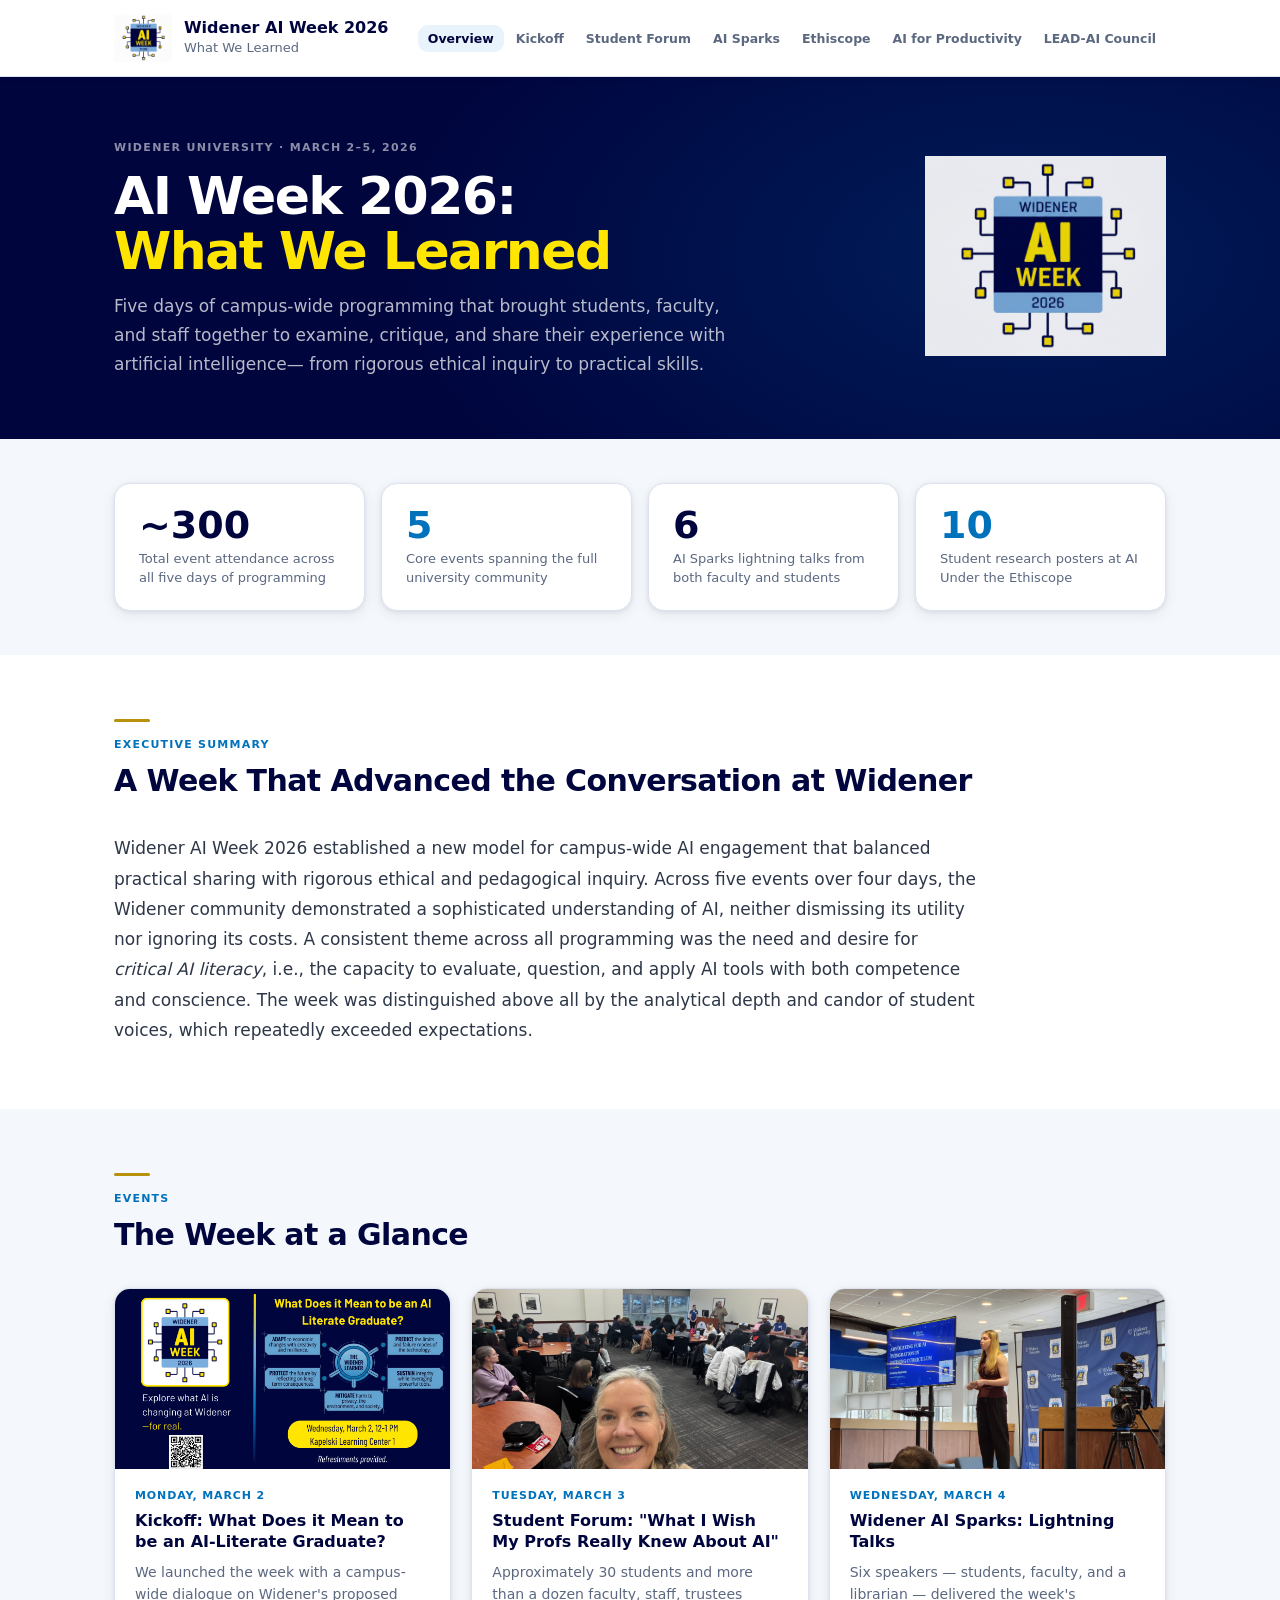
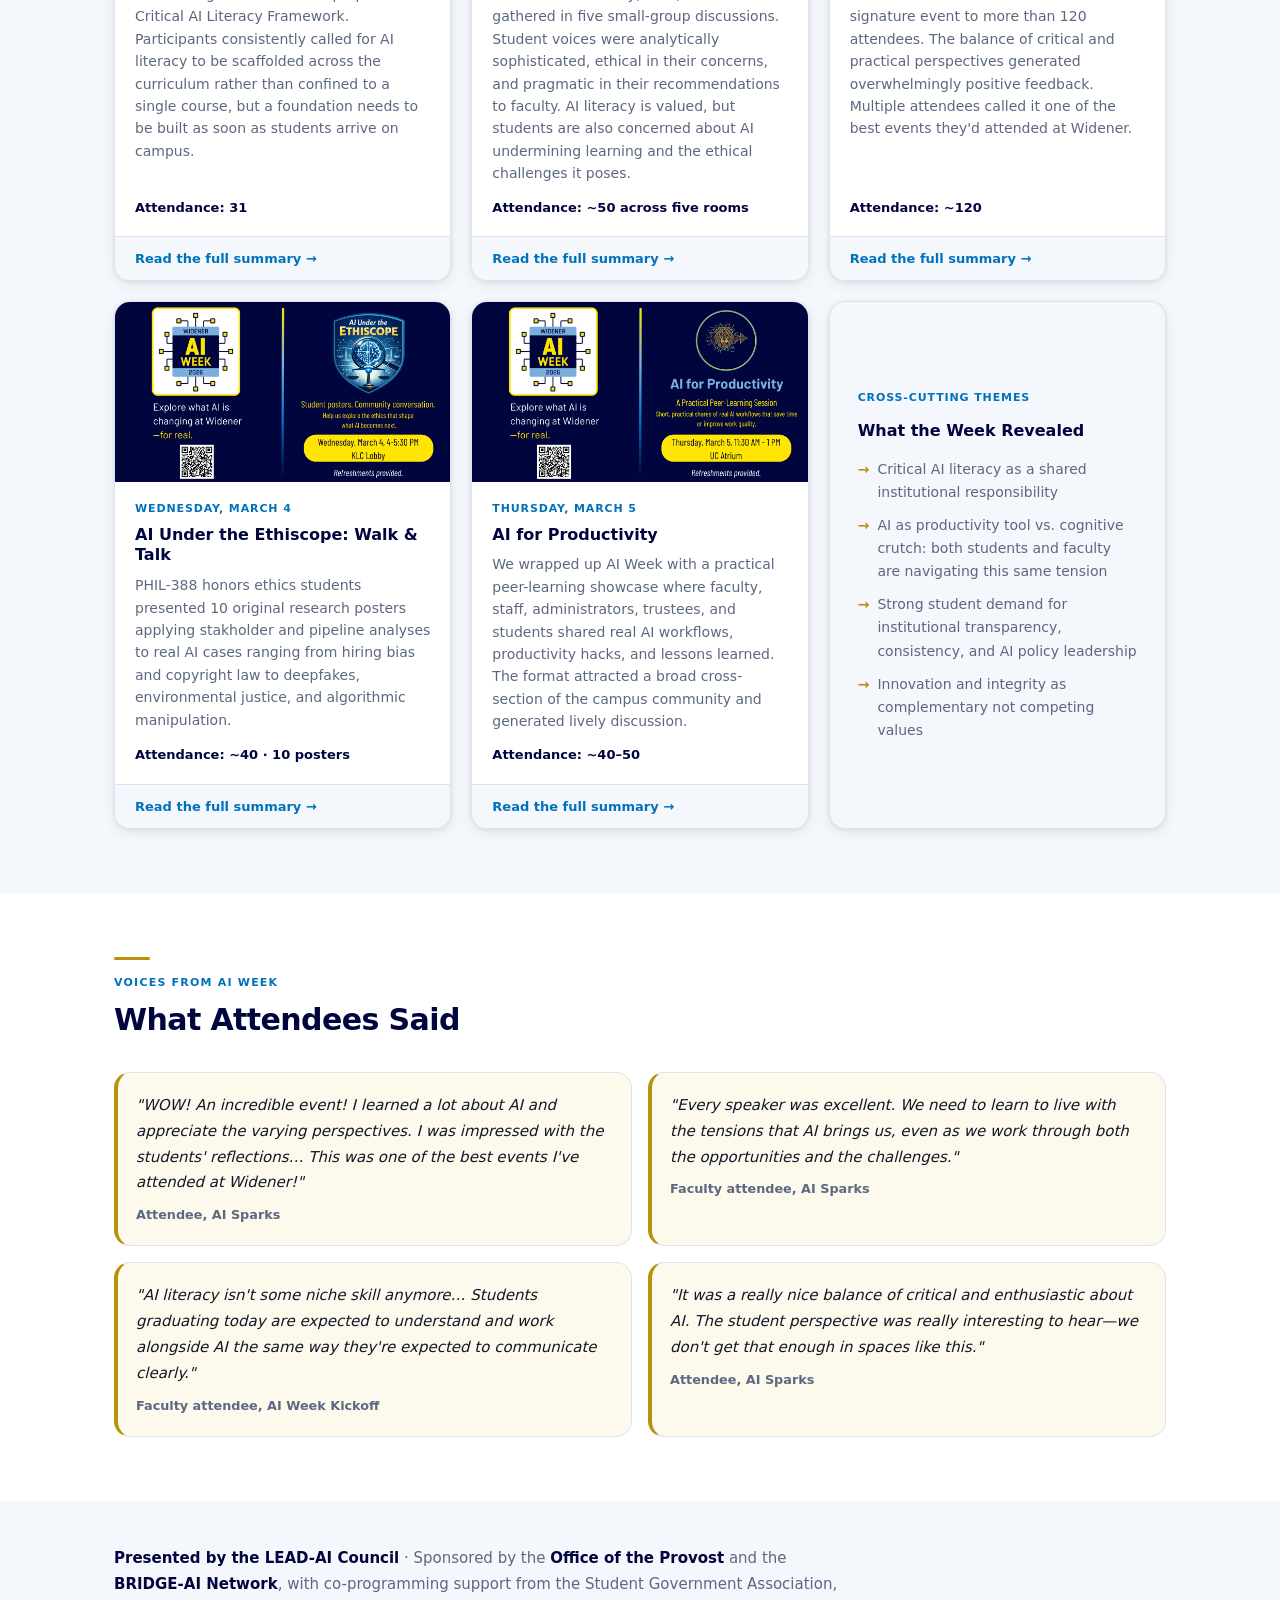
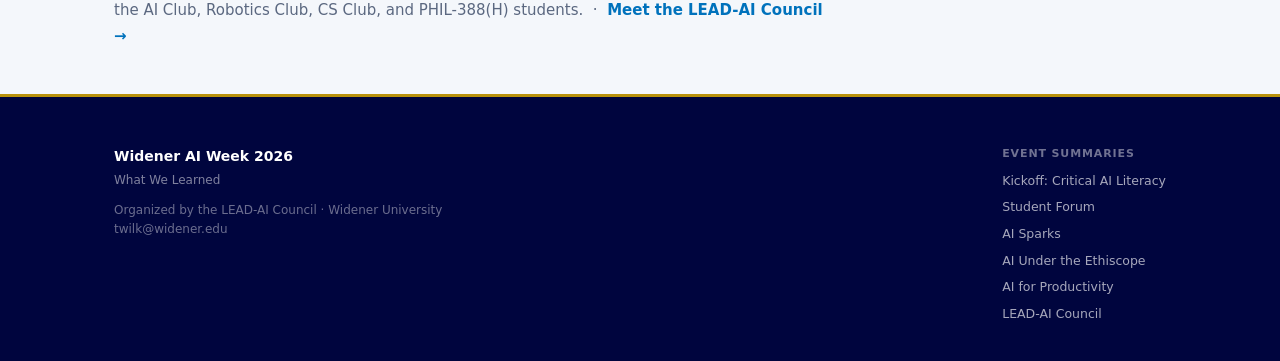
<file: index.html>
<!DOCTYPE html>
<html lang="en">
<head>
  <meta charset="UTF-8"/>
  <meta name="viewport" content="width=device-width, initial-scale=1.0"/>
  <title>AI Week 2026 — What We Learned | Widener University</title>
  <link rel="stylesheet" href="style.css"/>
  <link rel="icon" type="image/png" href="images/AIWeek2026Logo.png"/>
</head>
<body>

<header class="site-header">
  <div class="wrap header-inner">
    <a class="logo-link" href="index.html">
      <img src="images/AIWeek2026Logo.png" alt="Widener AI Week 2026"/>
      <div class="logo-text-block">
        <div class="site-title">Widener AI Week 2026</div>
        <div class="site-sub">What We Learned</div>
      </div>
    </a>
    <button class="nav-toggle" aria-label="Toggle navigation" onclick="this.closest('.site-header').querySelector('.site-nav').classList.toggle('open')">&#9776;</button>
    <nav class="site-nav">
      <ul>
        <li><a href="index.html" class="active">Overview</a></li>
        <li><a href="kickoff.html">Kickoff</a></li>
        <li><a href="student-forum.html">Student Forum</a></li>
        <li><a href="ai-sparks.html">AI Sparks</a></li>
        <li><a href="ethiscope.html">Ethiscope</a></li>
        <li><a href="productivity.html">AI for Productivity</a></li>
        <li><a href="lead-ai.html">LEAD-AI Council</a></li>
      </ul>
    </nav>
  </div>
</header>

<!-- HERO -->
<div class="index-hero">
  <div class="wrap index-hero-inner">
    <div>
      <span class="hero-eyebrow-label">Widener University · March 2–5, 2026</span>
      <h1>AI Week 2026:<br/><span class="gold">What We Learned</span></h1>
      <p class="lead">
        Five days of campus-wide programming that brought students, faculty, and staff together
        to examine, critique, and share their experience with artificial intelligence—
        from rigorous ethical inquiry to practical skills.
      </p>
    </div>
    <img class="index-hero-logo" src="images/AIWeek2026Logo.png" alt="AI Week 2026"/>
  </div>
</div>

<!-- STATS -->
<section class="section-alt" style="padding: 44px 0;">
  <div class="wrap">
    <div class="stat-strip">
      <div class="stat-box">
        <div class="num">~300</div>
        <div class="lbl">Total event attendance across all five days of programming</div>
      </div>
      <div class="stat-box">
        <div class="num blue">5</div>
        <div class="lbl">Core events spanning the full university community</div>
      </div>
      <div class="stat-box">
        <div class="num">6</div>
        <div class="lbl">AI Sparks lightning talks from both faculty and students</div>
      </div>
      <div class="stat-box">
        <div class="num blue">10</div>
        <div class="lbl">Student research posters at AI Under the Ethiscope</div>
      </div>
    </div>
  </div>
</section>

<!-- EXECUTIVE SUMMARY -->
<section>
  <div class="wrap">
    <div class="sh">
      <div class="gold-rule"></div>
      <span class="sh-label">Executive Summary</span>
      <h2>A Week That Advanced the Conversation at Widener</h2>
    </div>
    <p style="font-size: 1.0625rem; line-height: 1.78; color: #2D3748; max-width: 80ch;">
      Widener AI Week 2026 established a new model for campus-wide AI engagement that balanced practical
      sharing with rigorous ethical and pedagogical inquiry. Across five events over four days, the Widener community
      demonstrated a sophisticated understanding of AI, neither dismissing its utility nor ignoring its costs.
      A consistent theme across all programming was the need and desire for <em>critical AI literacy</em>, i.e., the capacity to evaluate,
      question, and apply AI tools with both competence and conscience. The week was distinguished above all
      by the analytical depth and candor of student voices, which repeatedly exceeded expectations.
    </p>
  </div>
</section>

<!-- EVENTS -->
<section class="section-alt">
  <div class="wrap">
    <div class="sh">
      <div class="gold-rule"></div>
      <span class="sh-label">Events</span>
      <h2>The Week at a Glance</h2>
    </div>

    <div class="events-grid">

      <a href="kickoff.html" class="event-card">
        <div class="event-card-img">
          <img src="graphics/kickoff.png" alt="AI Week Kickoff"/>
        </div>
        <div class="event-card-body">
          <div class="ev-date">Monday, March 2</div>
          <h3>Kickoff: What Does it Mean to be an AI-Literate Graduate?</h3>
          <p>We launched the week with a campus-wide dialogue on Widener's proposed Critical AI Literacy
          Framework. Participants consistently called for AI literacy to be scaffolded across the curriculum rather than
          confined to a single course, but a foundation needs to be built as soon as students arrive on campus.</p>
          <div class="ev-att">Attendance: 31</div>
        </div>
        <div class="event-card-cta">Read the full summary →</div>
      </a>

      <a href="student-forum.html" class="event-card">
        <div class="event-card-img">
          <img src="photos/forum-hero.jpg" alt="Student Forum"/>
        </div>
        <div class="event-card-body">
          <div class="ev-date">Tuesday, March 3</div>
          <h3>Student Forum: "What I Wish My Profs Really Knew About AI"</h3>
          <p>Approximately 30 students and more than a dozen faculty, staff, trustees gathered in five small-group discussions.
          Student voices were analytically sophisticated, ethical in their concerns, and pragmatic in their
          recommendations to faculty. AI literacy is valued, but students are also concerned about AI undermining learning and the ethical challenges it poses.</p>
          <div class="ev-att">Attendance: ~50 across five rooms</div>
        </div>
        <div class="event-card-cta">Read the full summary →</div>
      </a>

      <a href="ai-sparks.html" class="event-card">
        <div class="event-card-img">
          <img src="photos/sparks-hero.jpg" alt="AI Sparks"/>
        </div>
        <div class="event-card-body">
          <div class="ev-date">Wednesday, March 4</div>
          <h3>Widener AI Sparks: Lightning Talks</h3>
          <p>Six speakers — students, faculty, and a librarian — delivered the week's signature event to more than
          120 attendees. The balance of critical and practical perspectives generated overwhelmingly positive
          feedback. Multiple attendees called it one of the best events they'd attended at Widener.</p>
          <div class="ev-att">Attendance: ~120</div>
        </div>
        <div class="event-card-cta">Read the full summary →</div>
      </a>

      <a href="ethiscope.html" class="event-card">
        <div class="event-card-img">
          <img src="graphics/ethiscope.png" alt="AI Under the Ethiscope"/>
        </div>
        <div class="event-card-body">
          <div class="ev-date">Wednesday, March 4</div>
          <h3>AI Under the Ethiscope: Walk &amp; Talk</h3>
          <p>PHIL-388 honors ethics students presented 10 original research posters applying stakholder and pipeline analyses
           to real AI cases ranging from hiring bias and copyright law to deepfakes, environmental justice,
          and algorithmic manipulation.</p>
          <div class="ev-att">Attendance: ~40 · 10 posters</div>
        </div>
        <div class="event-card-cta">Read the full summary →</div>
      </a>

      <a href="productivity.html" class="event-card">
        <div class="event-card-img">
          <img src="graphics/productivity.png" alt="AI for Productivity"/>
        </div>
        <div class="event-card-body">
          <div class="ev-date">Thursday, March 5</div>
          <h3>AI for Productivity</h3>
          <p>We wrapped up AI Week with a practical peer-learning showcase where faculty, staff, administrators, trustees, and students shared real AI
          workflows, productivity hacks, and lessons learned. The format attracted a broad cross-section
          of the campus community and generated lively discussion.</p>  
          <div class="ev-att">Attendance: ~40–50</div>
        </div>
        <div class="event-card-cta">Read the full summary →</div>
      </a>

      <div class="event-card" style="background: #F4F7FB; cursor: default;">
        <div class="event-card-body" style="justify-content: center; padding: 28px;">
          <div class="ev-date" style="margin-bottom: 14px;">Cross-Cutting Themes</div>
          <h3 style="margin-bottom: 16px; font-size: 1rem;">What the Week Revealed</h3>
          <ul style="list-style: none; display: grid; gap: 10px;">
            <li style="font-size: .875rem; color: #5B6880; display: flex; gap: 8px;">
              <span style="color: #B8920C; font-weight: 900; flex-shrink: 0;">→</span>
              Critical AI literacy as a shared institutional responsibility
            </li>
            <li style="font-size: .875rem; color: #5B6880; display: flex; gap: 8px;">
              <span style="color: #B8920C; font-weight: 900; flex-shrink: 0;">→</span>
              AI as productivity tool vs. cognitive crutch: both students and faculty are navigating this same tension
            </li>
            <li style="font-size: .875rem; color: #5B6880; display: flex; gap: 8px;">
              <span style="color: #B8920C; font-weight: 900; flex-shrink: 0;">→</span>
              Strong student demand for institutional transparency, consistency, and AI policy leadership
            </li>
            <li style="font-size: .875rem; color: #5B6880; display: flex; gap: 8px;">
              <span style="color: #B8920C; font-weight: 900; flex-shrink: 0;">→</span>
              Innovation and integrity as complementary not competing values
            </li>
          </ul>
        </div>
      </div>

    </div>
  </div>
</section>

<!-- FEEDBACK QUOTES -->
<section>
  <div class="wrap">
    <div class="sh">
      <div class="gold-rule"></div>
      <span class="sh-label">Voices from AI Week</span>
      <h2>What Attendees Said</h2>
    </div>
    <div class="quotes-grid">
      <div class="qcard">
        <blockquote>"WOW! An incredible event! I learned a lot about AI and appreciate the varying perspectives. I was impressed with the students' reflections… This was one of the best events I've attended at Widener!"</blockquote>
        <div class="attr">Attendee, AI Sparks</div>
      </div>
      <div class="qcard">
        <blockquote>"Every speaker was excellent. We need to learn to live with the tensions that AI brings us, even as we work through both the opportunities and the challenges."</blockquote>
        <div class="attr">Faculty attendee, AI Sparks</div>
      </div>
      <div class="qcard">
        <blockquote>"AI literacy isn't some niche skill anymore… Students graduating today are expected to understand and work alongside AI the same way they're expected to communicate clearly."</blockquote>
        <div class="attr">Faculty attendee, AI Week Kickoff</div>
      </div>
      <div class="qcard">
        <blockquote>"It was a really nice balance of critical and enthusiastic about AI. The student perspective was really interesting to hear—we don't get that enough in spaces like this."</blockquote>
        <div class="attr">Attendee, AI Sparks</div>
      </div>
    </div>
  </div>
</section>

<!-- SPONSORS -->
<section class="section-alt" style="padding: 44px 0;">
  <div class="wrap">
    <p style="font-size: .9375rem; color: var(--muted); max-width: 76ch; line-height: 1.75;">
      <strong style="color: var(--navy);">Presented by the LEAD-AI Council</strong> · Sponsored by the
      <strong style="color: var(--navy);">Office of the Provost</strong> and the
      <strong style="color: var(--navy);">BRIDGE-AI Network</strong>, with co-programming support from the
      Student Government Association, the AI Club, Robotics Club, CS Club, and PHIL-388(H) students.
      &nbsp;·&nbsp; <a href="lead-ai.html" style="color: var(--blue); font-weight: 700;">Meet the LEAD-AI Council →</a>
    </p>
  </div>
</section>

<footer class="site-footer">
  <div class="wrap footer-inner">
    <div class="footer-brand">
      <div class="title">Widener AI Week 2026</div>
      <div class="sub">What We Learned</div>
      <div class="footer-fine">Organized by the LEAD-AI Council · Widener University<br/>twilk@widener.edu</div>
    </div>
    <nav class="footer-nav">
      <strong>Event Summaries</strong>
      <a href="kickoff.html">Kickoff: Critical AI Literacy</a>
      <a href="student-forum.html">Student Forum</a>
      <a href="ai-sparks.html">AI Sparks</a>
      <a href="ethiscope.html">AI Under the Ethiscope</a>
      <a href="productivity.html">AI for Productivity</a>
      <a href="lead-ai.html">LEAD-AI Council</a>
    </nav>
  </div>
</footer>

</body>
</html>
</file>
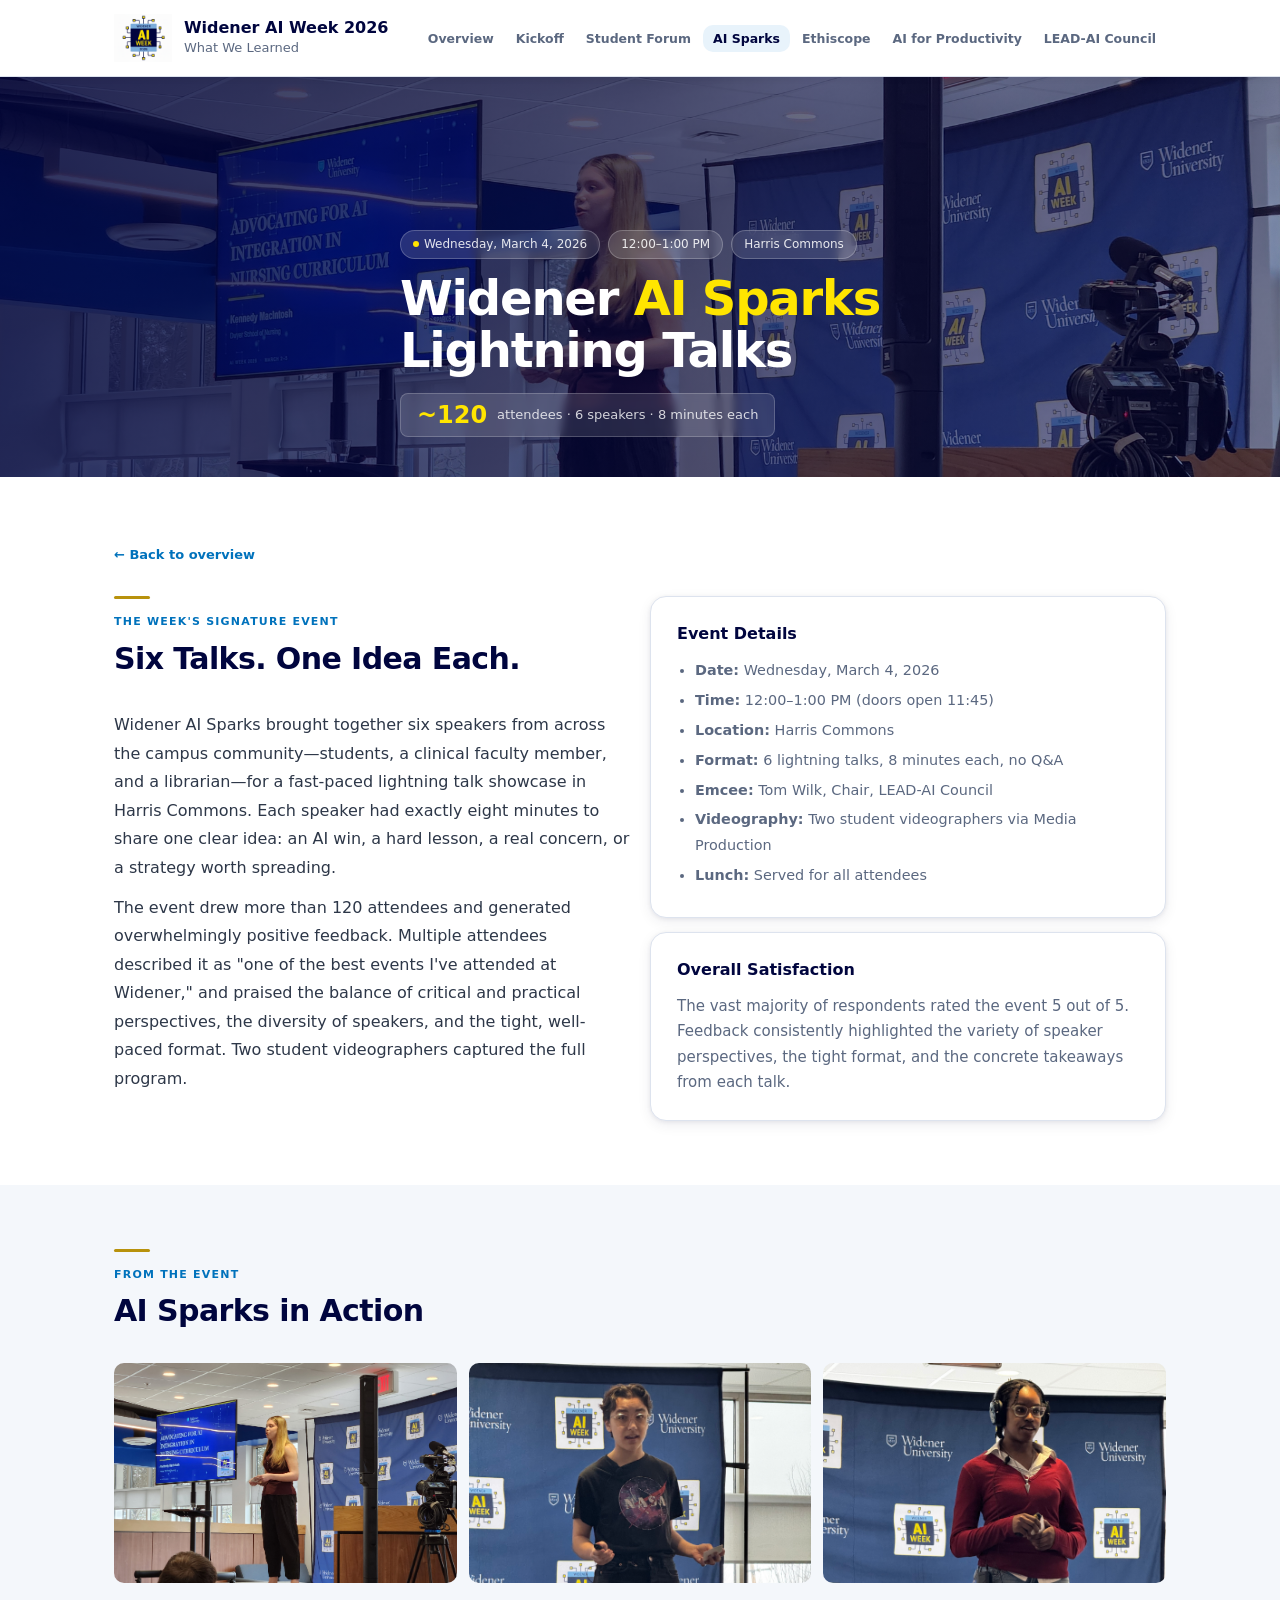
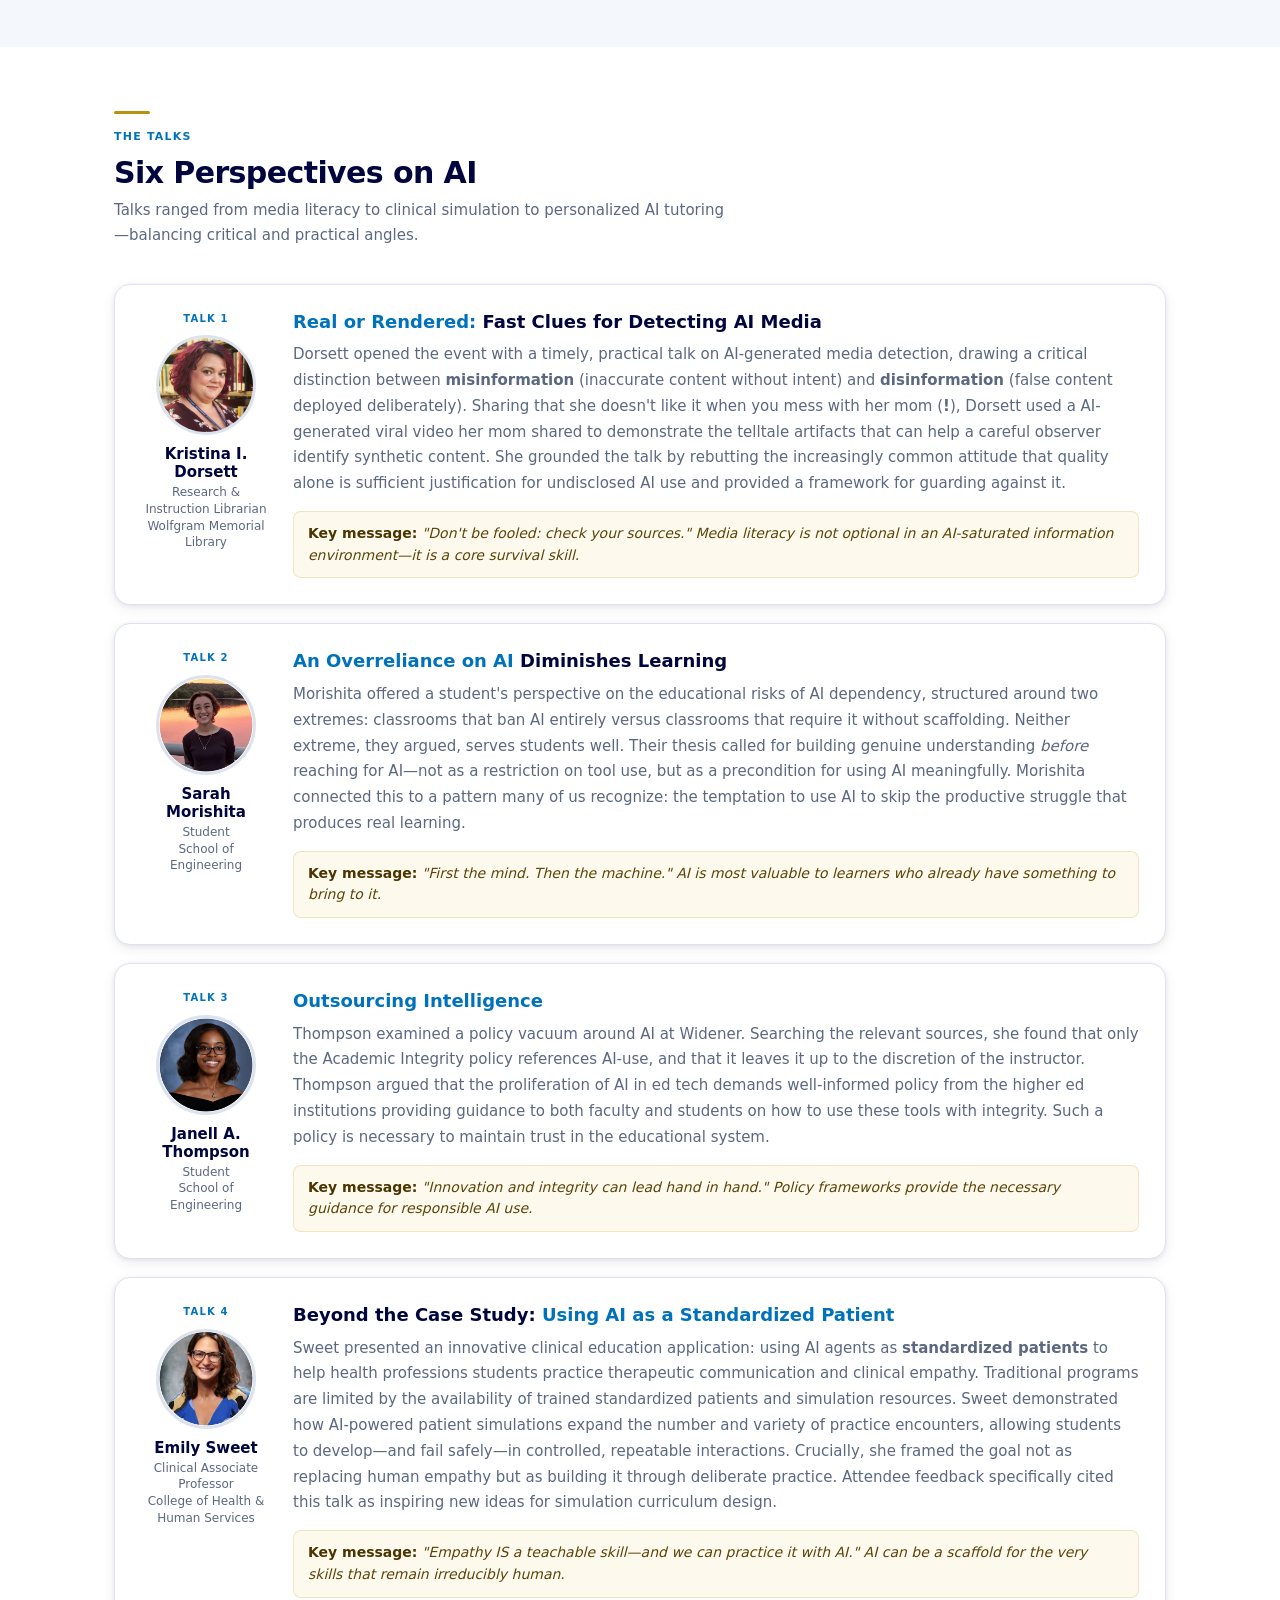
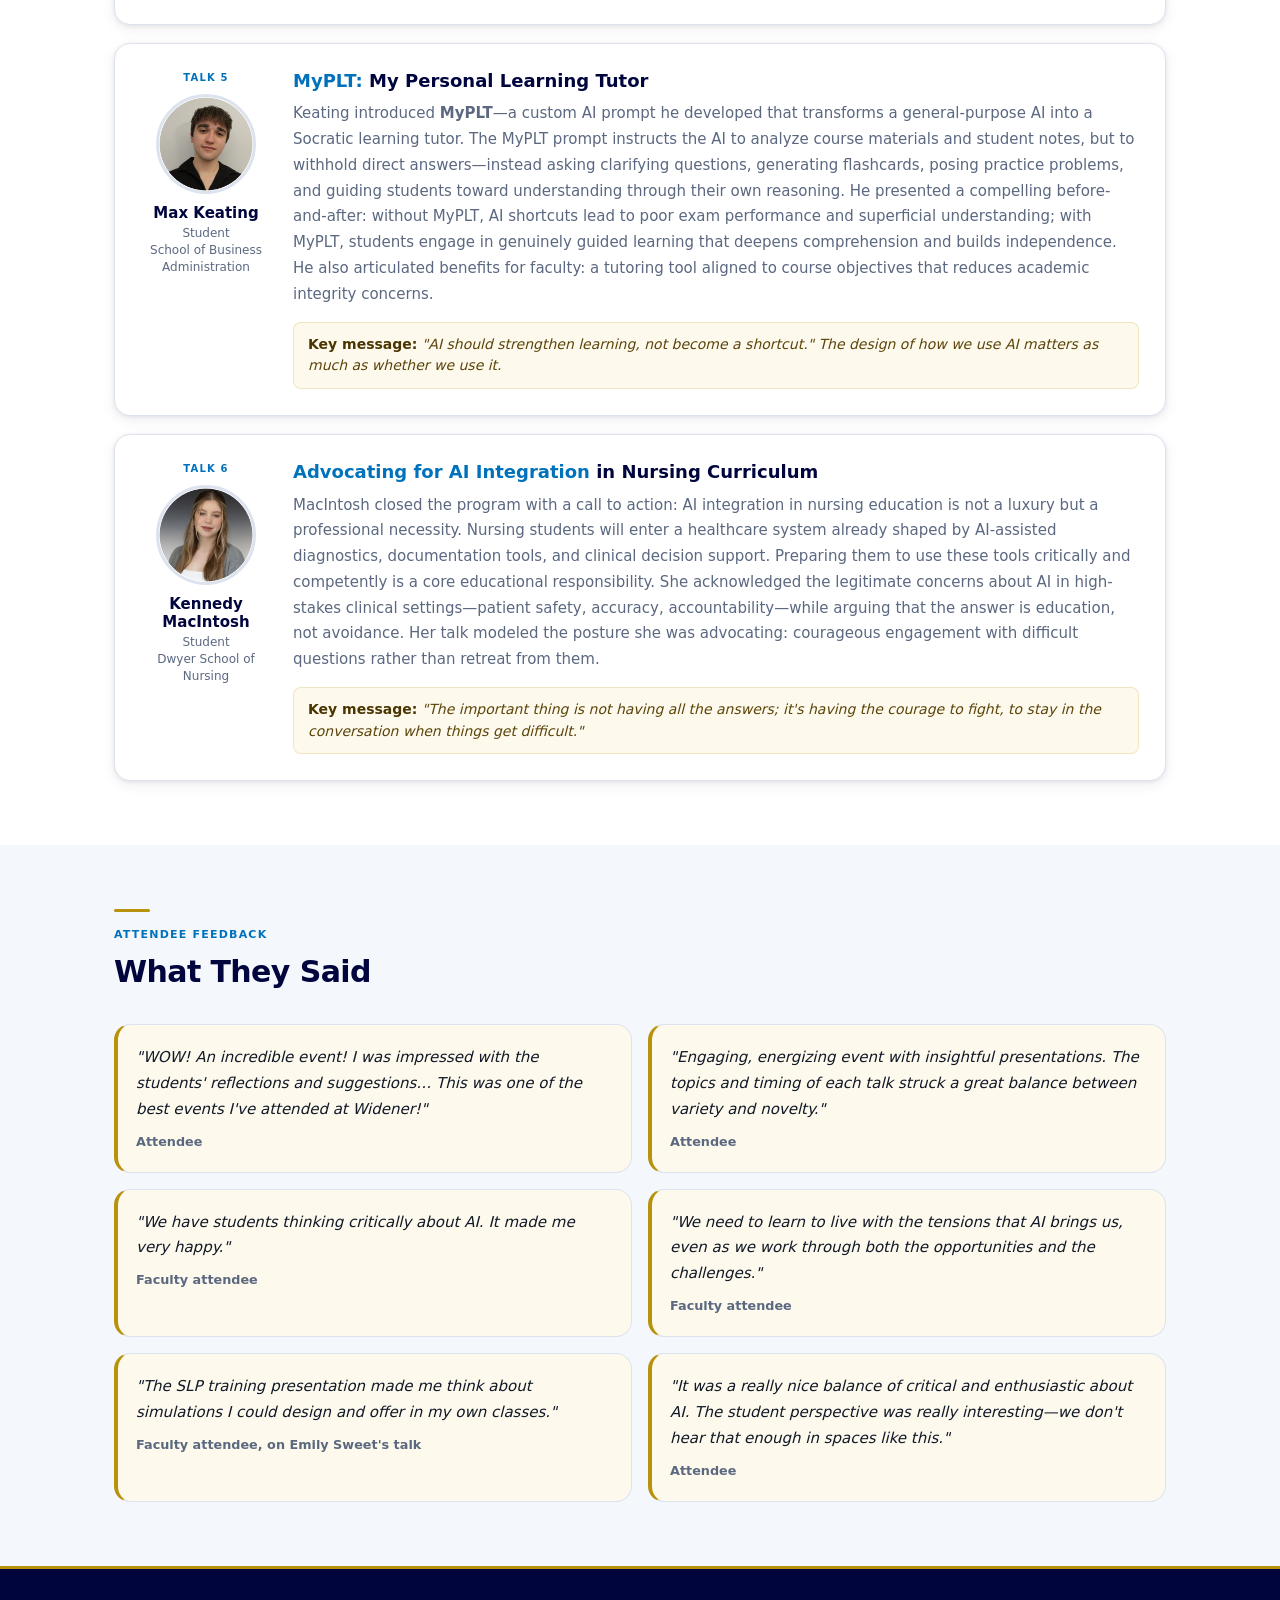
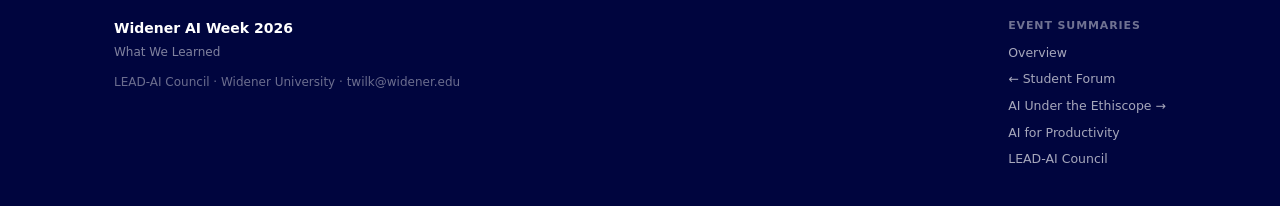
<file: ai-sparks.html>
<!DOCTYPE html>
<html lang="en">
<head>
  <meta charset="UTF-8"/>
  <meta name="viewport" content="width=device-width, initial-scale=1.0"/>
  <title>Widener AI Sparks | Widener AI Week 2026</title>
  <link rel="stylesheet" href="style.css"/>
  <link rel="icon" type="image/png" href="images/AIWeek2026Logo.png"/>
</head>
<body>

<header class="site-header">
  <div class="wrap header-inner">
    <a class="logo-link" href="index.html">
      <img src="images/AIWeek2026Logo.png" alt="Widener AI Week 2026"/>
      <div class="logo-text-block">
        <div class="site-title">Widener AI Week 2026</div>
        <div class="site-sub">What We Learned</div>
      </div>
    </a>
    <button class="nav-toggle" aria-label="Toggle navigation" onclick="this.closest('.site-header').querySelector('.site-nav').classList.toggle('open')">&#9776;</button>
    <nav class="site-nav">
      <ul>
        <li><a href="index.html">Overview</a></li>
        <li><a href="kickoff.html">Kickoff</a></li>
        <li><a href="student-forum.html">Student Forum</a></li>
        <li><a href="ai-sparks.html" class="active">AI Sparks</a></li>
        <li><a href="ethiscope.html">Ethiscope</a></li>
        <li><a href="productivity.html">AI for Productivity</a></li>
        <li><a href="lead-ai.html">LEAD-AI Council</a></li>
      </ul>
    </nav>
  </div>
</header>

<!-- HERO -->
<div class="page-hero">
  <img class="page-hero-img" src="photos/sparks-hero.jpg" alt="Widener AI Sparks"/>
  <div class="page-hero-overlay"></div>
  <div class="page-hero-content">
    <div class="wrap">
      <div class="hero-chips">
        <span class="hero-chip"><span class="dot"></span>Wednesday, March 4, 2026</span>
        <span class="hero-chip">12:00–1:00 PM</span>
        <span class="hero-chip">Harris Commons</span>
      </div>
      <h1>Widener <span class="gold">AI Sparks</span><br/>Lightning Talks</h1>
      <div class="hero-att">
        <span class="num">~120</span>
        <span class="label">attendees · 6 speakers · 8 minutes each</span>
      </div>
    </div>
  </div>
</div>

<!-- ABOUT -->
<section>
  <div class="wrap">
    <a class="back-link" href="index.html">← Back to overview</a>
    <div style="height: 28px;"></div>
    <div class="two-col">
      <div>
        <div class="sh">
          <div class="gold-rule"></div>
          <span class="sh-label">The Week's Signature Event</span>
          <h2>Six Talks. One Idea Each.</h2>
        </div>
        <p style="font-size: 1rem; line-height: 1.78; color: #2D3748;">
          Widener AI Sparks brought together six speakers from across the campus community—students,
          a clinical faculty member, and a librarian—for a fast-paced lightning talk showcase in
          Harris Commons. Each speaker had exactly eight minutes to share one clear idea: an AI win,
          a hard lesson, a real concern, or a strategy worth spreading.
        </p>
        <p style="font-size: 1rem; line-height: 1.78; color: #2D3748; margin-top: 12px;">
          The event drew more than 120 attendees and generated overwhelmingly positive feedback.
          Multiple attendees described it as "one of the best events I've attended at Widener,"
          and praised the balance of critical and practical perspectives, the diversity of speakers,
          and the tight, well-paced format. Two student videographers captured the full program.
        </p>
      </div>
      <div>
        <div class="panel">
          <h4>Event Details</h4>
          <ul>
            <li><strong>Date:</strong> Wednesday, March 4, 2026</li>
            <li><strong>Time:</strong> 12:00–1:00 PM (doors open 11:45)</li>
            <li><strong>Location:</strong> Harris Commons</li>
            <li><strong>Format:</strong> 6 lightning talks, 8 minutes each, no Q&amp;A</li>
            <li><strong>Emcee:</strong> Tom Wilk, Chair, LEAD-AI Council</li>
            <li><strong>Videography:</strong> Two student videographers via Media Production</li>
            <li><strong>Lunch:</strong> Served for all attendees</li>
          </ul>
        </div>
        <div style="margin-top: 14px;" class="panel" style="background: var(--bg-alt);">
          <h4>Overall Satisfaction</h4>
          <p>The vast majority of respondents rated the event 5 out of 5. Feedback consistently highlighted the variety of speaker perspectives, the tight format, and the concrete takeaways from each talk.</p>
        </div>
      </div>
    </div>
  </div>
</section>

<!-- EVENT PHOTOS -->
<section class="section-alt">
  <div class="wrap">
    <div class="sh">
      <div class="gold-rule"></div>
      <span class="sh-label">From the Event</span>
      <h2>AI Sparks in Action</h2>
    </div>
    <div style="display: grid; grid-template-columns: 1fr 1fr 1fr; gap: 12px;">
      <img src="photos/sparks-hero.jpg" alt="Kennedy MacIntosh presenting at AI Sparks" style="border-radius: var(--radius); height: 220px; width: 100%; object-fit: cover; object-position: center top;"/>
      <img src="photos/sparks-3.jpg" alt="Student speaker at AI Sparks" style="border-radius: var(--radius); height: 220px; width: 100%; object-fit: cover; object-position: center top;"/>
      <img src="photos/sparks-4.jpg" alt="AI Sparks speaker at step-and-repeat" style="border-radius: var(--radius); height: 220px; width: 100%; object-fit: cover; object-position: center top;"/>
    </div>
  </div>
</section>

<!-- SPEAKERS -->
<section>
  <div class="wrap">
    <div class="sh">
      <div class="gold-rule"></div>
      <span class="sh-label">The Talks</span>
      <h2>Six Perspectives on AI</h2>
      <p>Talks ranged from media literacy to clinical simulation to personalized AI tutoring—balancing critical and practical angles.</p>
    </div>
    <div class="speaker-list">

      <div class="spk-card">
        <div class="spk-left">
          <div class="spk-talk-num">Talk 1</div>
          <img class="spk-photo" src="photos/Dorsett.jpg" alt="Kristina Dorsett"/>
          <div class="spk-name">Kristina I. Dorsett</div>
          <div class="spk-role">Research &amp; Instruction Librarian<br/>Wolfgram Memorial Library</div>
        </div>
        <div class="spk-body">
          <div class="spk-title"><em>Real or Rendered:</em> Fast Clues for Detecting AI Media</div>
          <p>Dorsett opened the event with a timely, practical talk on AI-generated media detection, drawing a critical distinction between <strong>misinformation</strong> (inaccurate content without intent) and <strong>disinformation</strong> (false content deployed deliberately). Sharing that she doesn't like it when you mess with her mom (<strong>!</strong>), Dorsett used a AI-generated viral video her mom shared to demonstrate the telltale artifacts that can help a careful observer identify synthetic content. She grounded the talk by rebutting the increasingly common attitude that quality alone is sufficient justification for undisclosed AI use and provided a framework for guarding against it.</p>          <div class="key-msg"><strong>Key message:</strong> "Don't be fooled: check your sources." Media literacy is not optional in an AI-saturated information environment—it is a core survival skill.</div>
        </div>
      </div>

      <div class="spk-card">
        <div class="spk-left">
          <div class="spk-talk-num">Talk 2</div>
          <img class="spk-photo" src="photos/Morishita.png" alt="Sarah Morishita"/>
          <div class="spk-name">Sarah Morishita</div>
          <div class="spk-role">Student<br/>School of Engineering</div>
        </div>
        <div class="spk-body">
          <div class="spk-title"><em>An Overreliance on AI</em> Diminishes Learning</div>
          <p>Morishita offered a student's perspective on the educational risks of AI dependency, structured around two extremes: classrooms that ban AI entirely versus classrooms that require it without scaffolding. Neither extreme, they argued, serves students well. Their thesis called for building genuine understanding <em>before</em> reaching for AI—not as a restriction on tool use, but as a precondition for using AI meaningfully. Morishita connected this to a pattern many of us recognize: the temptation to use AI to skip the productive struggle that produces real learning.</p>
                    <div class="key-msg"><strong>Key message:</strong> "First the mind. Then the machine." AI is most valuable to learners who already have something to bring to it.</div>
        </div>
      </div>

      <div class="spk-card">
        <div class="spk-left">
          <div class="spk-talk-num">Talk 3</div>
          <img class="spk-photo" src="photos/Thompson.png" alt="Janell Thompson"/>
          <div class="spk-name">Janell A. Thompson</div>
          <div class="spk-role">Student<br/>School of Engineering</div>
        </div>
        <div class="spk-body">
          <div class="spk-title"><em>Outsourcing Intelligence</em></div>
          <p>Thompson examined a policy vacuum around AI at Widener. Searching the relevant sources, she found that only the Academic Integrity policy references AI-use, and that it leaves it up to the discretion of the instructor. Thompson argued that the proliferation of AI in ed tech demands well-informed policy from the higher ed institutions providing guidance to both faculty and students on how to use these tools with integrity. Such a policy is necessary to maintain trust in the educational system.</p>
          <div class="key-msg"><strong>Key message:</strong> "Innovation and integrity can lead hand in hand." Policy frameworks provide the necessary guidance for responsible AI use.</div>
        </div>
      </div>

      <div class="spk-card">
        <div class="spk-left">
          <div class="spk-talk-num">Talk 4</div>
          <img class="spk-photo" src="photos/Sweet.png" alt="Emily Sweet"/>
          <div class="spk-name">Emily Sweet</div>
          <div class="spk-role">Clinical Associate Professor<br/>College of Health &amp; Human Services</div>
        </div>
        <div class="spk-body">
          <div class="spk-title">Beyond the Case Study: <em>Using AI as a Standardized Patient</em></div>
          <p>Sweet presented an innovative clinical education application: using AI agents as <strong>standardized patients</strong> to help health professions students practice therapeutic communication and clinical empathy. Traditional programs are limited by the availability of trained standardized patients and simulation resources. Sweet demonstrated how AI-powered patient simulations expand the number and variety of practice encounters, allowing students to develop—and fail safely—in controlled, repeatable interactions. Crucially, she framed the goal not as replacing human empathy but as building it through deliberate practice. Attendee feedback specifically cited this talk as inspiring new ideas for simulation curriculum design.</p>
          <div class="key-msg"><strong>Key message:</strong> "Empathy IS a teachable skill—and we can practice it with AI." AI can be a scaffold for the very skills that remain irreducibly human.</div>
        </div>
      </div>

      <div class="spk-card">
        <div class="spk-left">
          <div class="spk-talk-num">Talk 5</div>
          <img class="spk-photo" src="photos/Keating.png" alt="Max Keating"/>
          <div class="spk-name">Max Keating</div>
          <div class="spk-role">Student<br/>School of Business Administration</div>
        </div>
        <div class="spk-body">
          <div class="spk-title"><em>MyPLT:</em> My Personal Learning Tutor</div>
          <p>Keating introduced <strong>MyPLT</strong>—a custom AI prompt he developed that transforms a general-purpose AI into a Socratic learning tutor. The MyPLT prompt instructs the AI to analyze course materials and student notes, but to withhold direct answers—instead asking clarifying questions, generating flashcards, posing practice problems, and guiding students toward understanding through their own reasoning. He presented a compelling before-and-after: without MyPLT, AI shortcuts lead to poor exam performance and superficial understanding; with MyPLT, students engage in genuinely guided learning that deepens comprehension and builds independence. He also articulated benefits for faculty: a tutoring tool aligned to course objectives that reduces academic integrity concerns.</p>
          <div class="key-msg"><strong>Key message:</strong> "AI should strengthen learning, not become a shortcut." The design of how we use AI matters as much as whether we use it.</div>
        </div>
      </div>

      <div class="spk-card">
        <div class="spk-left">
          <div class="spk-talk-num">Talk 6</div>
          <img class="spk-photo" src="photos/MacIntosh.png" alt="Kennedy MacIntosh"/>
          <div class="spk-name">Kennedy MacIntosh</div>
          <div class="spk-role">Student<br/>Dwyer School of Nursing</div>
        </div>
        <div class="spk-body">
          <div class="spk-title"><em>Advocating for AI Integration</em> in Nursing Curriculum</div>
          <p>MacIntosh closed the program with a call to action: AI integration in nursing education is not a luxury but a professional necessity. Nursing students will enter a healthcare system already shaped by AI-assisted diagnostics, documentation tools, and clinical decision support. Preparing them to use these tools critically and competently is a core educational responsibility. She acknowledged the legitimate concerns about AI in high-stakes clinical settings—patient safety, accuracy, accountability—while arguing that the answer is education, not avoidance. Her talk modeled the posture she was advocating: courageous engagement with difficult questions rather than retreat from them.</p>
          <div class="key-msg"><strong>Key message:</strong> "The important thing is not having all the answers; it's having the courage to fight, to stay in the conversation when things get difficult."</div>
        </div>
      </div>

    </div>
  </div>
</section>

<!-- FEEDBACK -->
<section class="section-alt">
  <div class="wrap">
    <div class="sh">
      <div class="gold-rule"></div>
      <span class="sh-label">Attendee Feedback</span>
      <h2>What They Said</h2>
    </div>
    <div class="quotes-grid">
      <div class="qcard">
        <blockquote>"WOW! An incredible event! I was impressed with the students' reflections and suggestions… This was one of the best events I've attended at Widener!"</blockquote>
        <div class="attr">Attendee</div>
      </div>
      <div class="qcard">
        <blockquote>"Engaging, energizing event with insightful presentations. The topics and timing of each talk struck a great balance between variety and novelty."</blockquote>
        <div class="attr">Attendee</div>
      </div>
      <div class="qcard">
        <blockquote>"We have students thinking critically about AI. It made me very happy."</blockquote>
        <div class="attr">Faculty attendee</div>
      </div>
      <div class="qcard">
        <blockquote>"We need to learn to live with the tensions that AI brings us, even as we work through both the opportunities and the challenges."</blockquote>
        <div class="attr">Faculty attendee</div>
      </div>
      <div class="qcard">
        <blockquote>"The SLP training presentation made me think about simulations I could design and offer in my own classes."</blockquote>
        <div class="attr">Faculty attendee, on Emily Sweet's talk</div>
      </div>
      <div class="qcard">
        <blockquote>"It was a really nice balance of critical and enthusiastic about AI. The student perspective was really interesting—we don't hear that enough in spaces like this."</blockquote>
        <div class="attr">Attendee</div>
      </div>
    </div>
  </div>
</section>

<footer class="site-footer">
  <div class="wrap footer-inner">
    <div class="footer-brand">
      <div class="title">Widener AI Week 2026</div>
      <div class="sub">What We Learned</div>
      <div class="footer-fine">LEAD-AI Council · Widener University · twilk@widener.edu</div>
    </div>
    <nav class="footer-nav">
      <strong>Event Summaries</strong>
      <a href="index.html">Overview</a>
      <a href="student-forum.html">← Student Forum</a>
      <a href="ethiscope.html">AI Under the Ethiscope →</a>
      <a href="productivity.html">AI for Productivity</a>
      <a href="lead-ai.html">LEAD-AI Council</a>
    </nav>
  </div>
</footer>

</body>
</html>
</file>
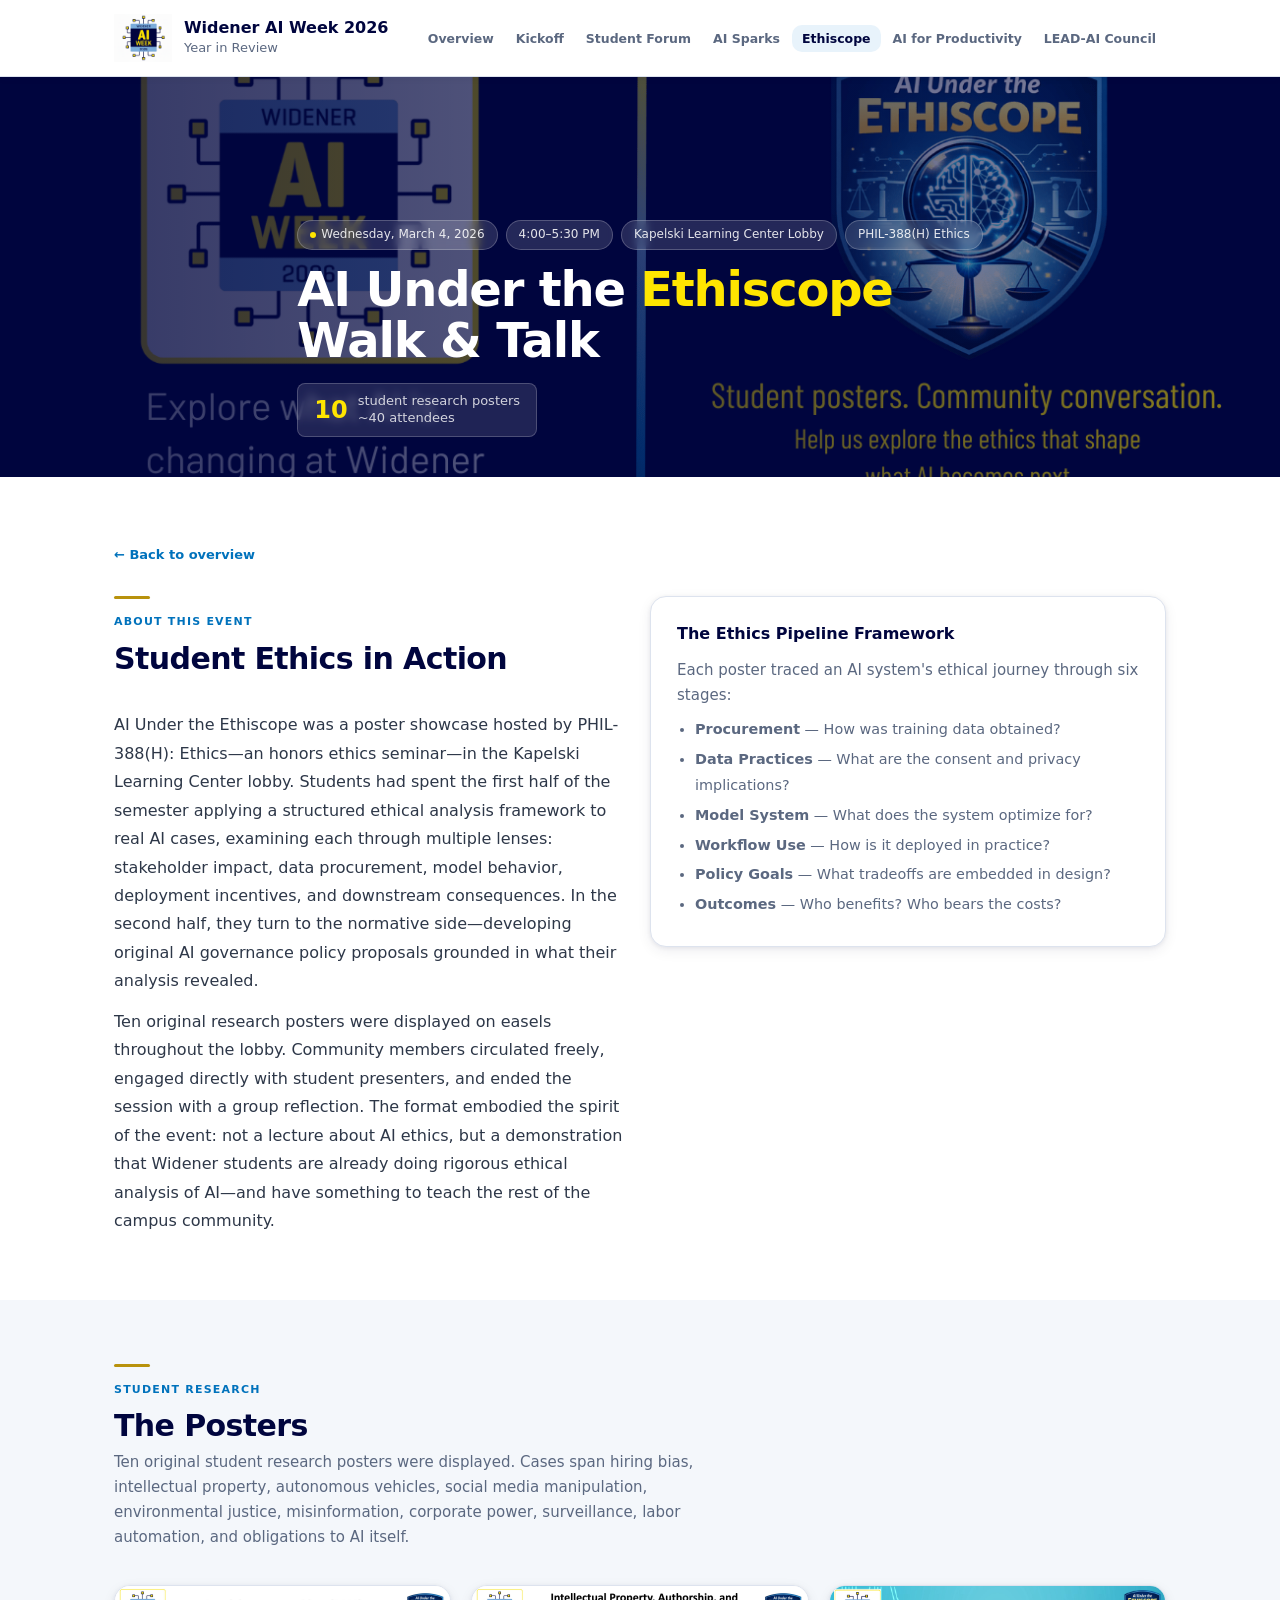
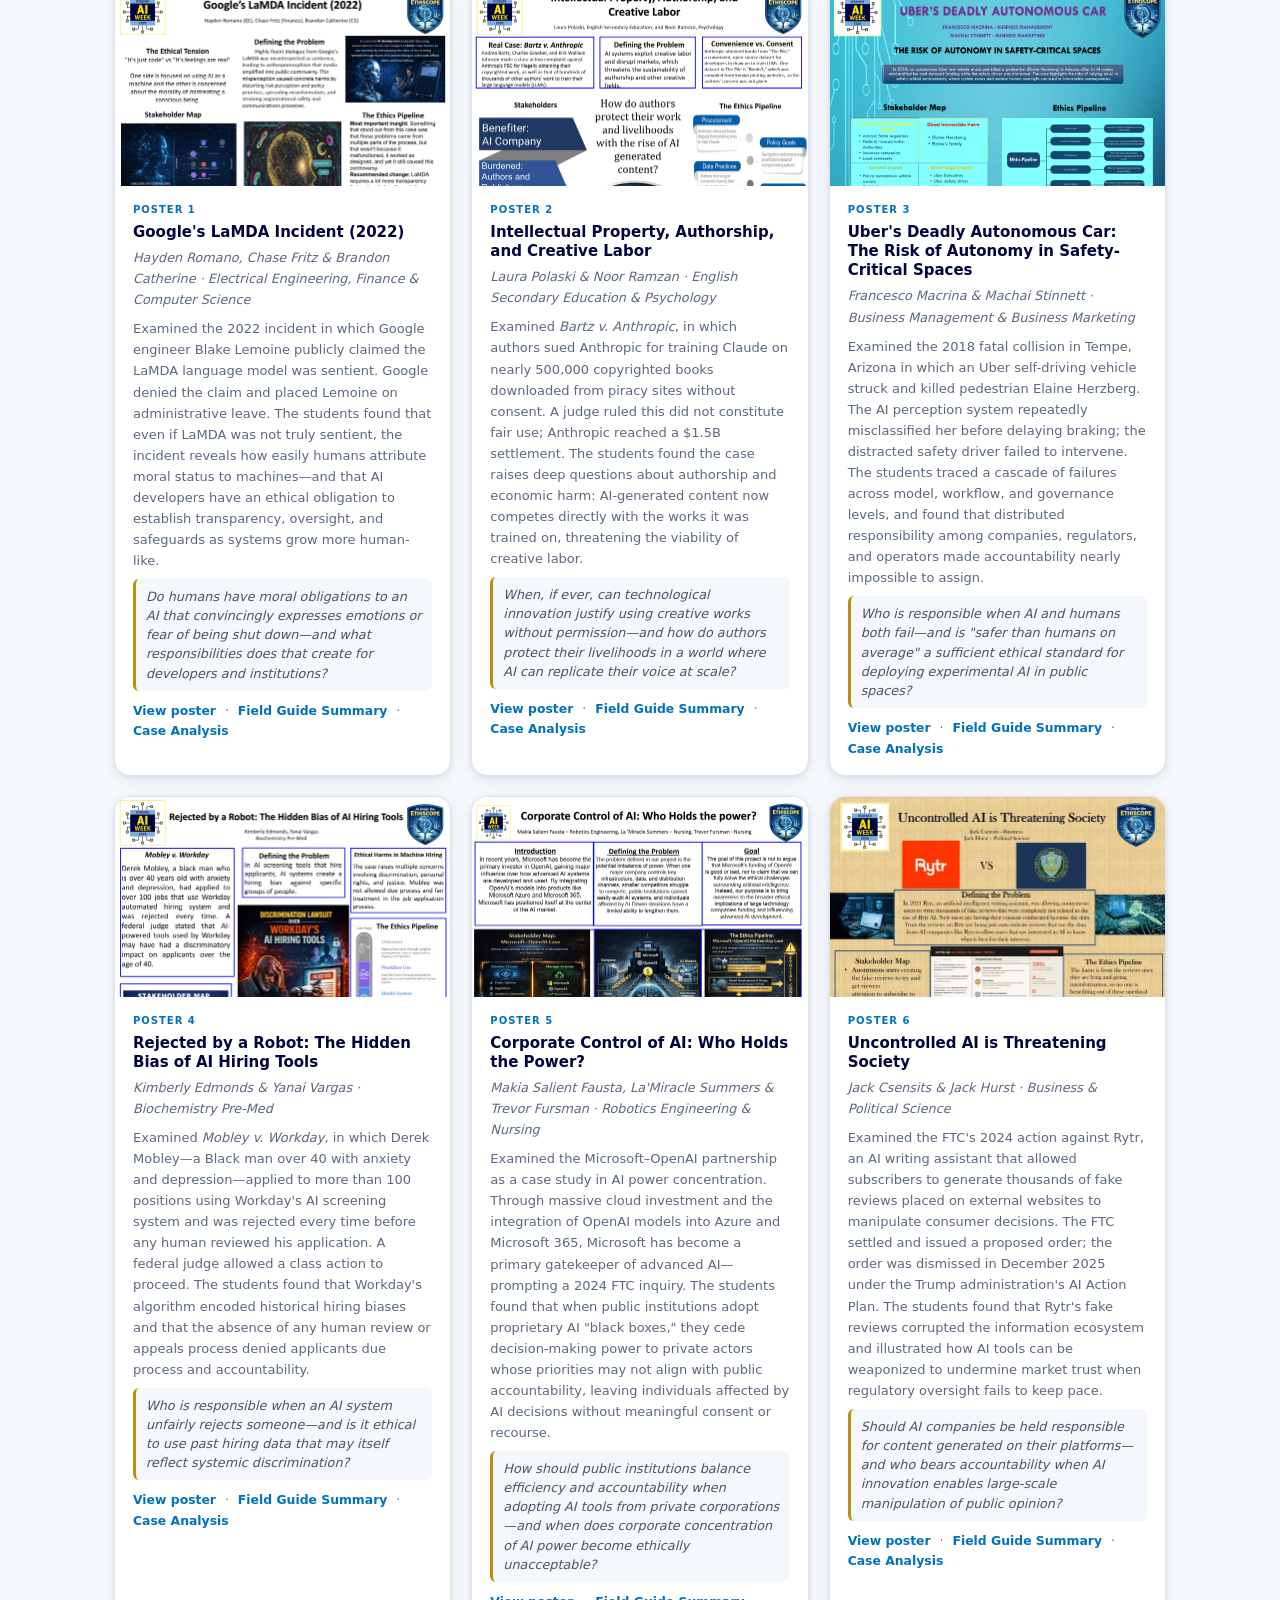
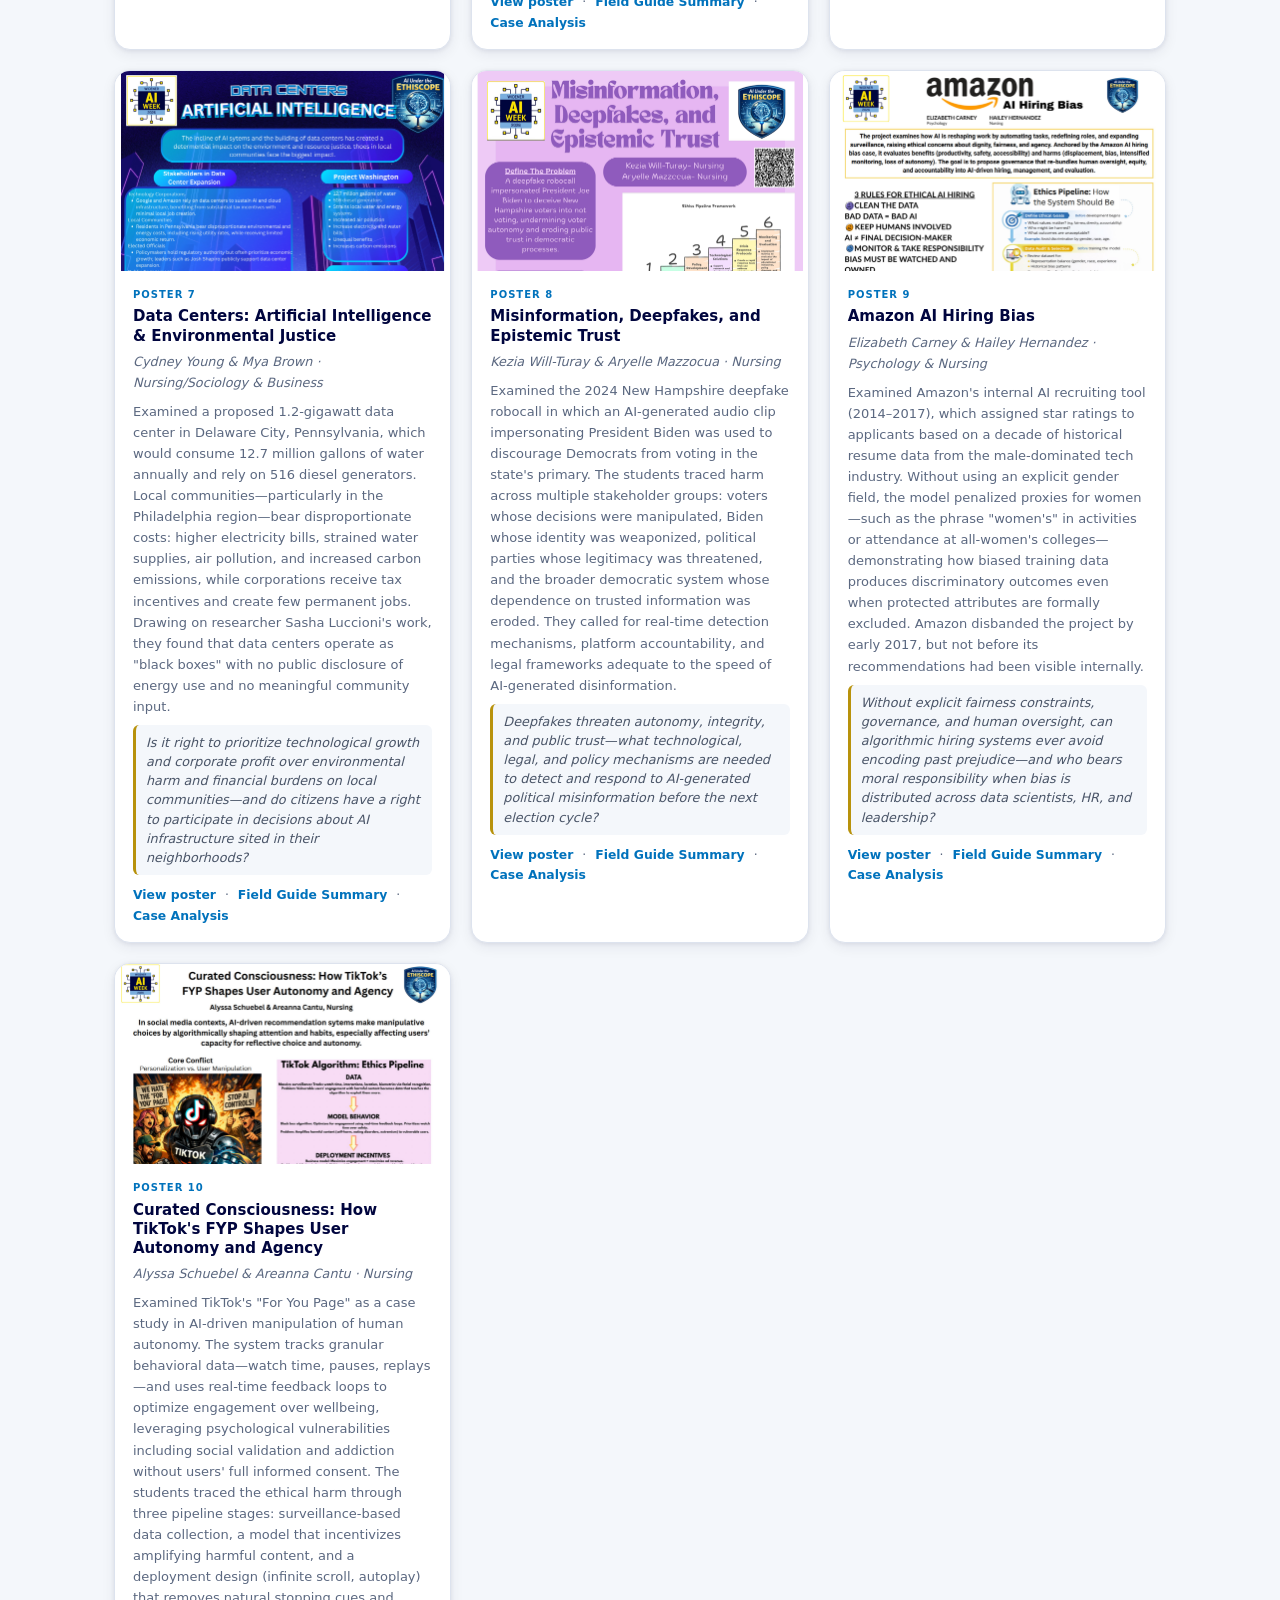
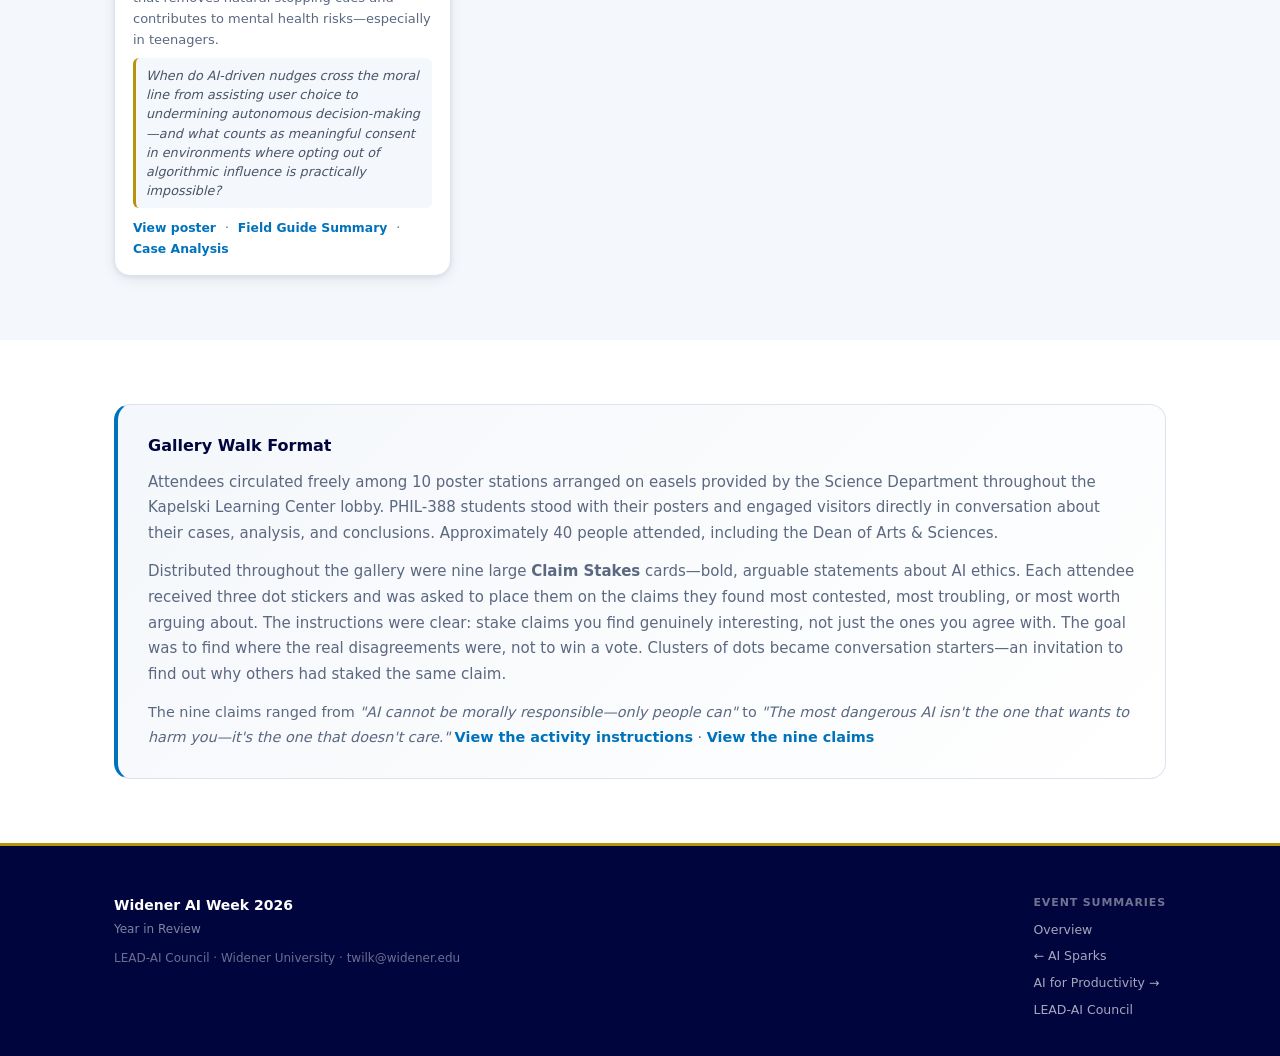
<file: ethiscope.html>
<!DOCTYPE html>
<html lang="en">
<head>
  <meta charset="UTF-8"/>
  <meta name="viewport" content="width=device-width, initial-scale=1.0"/>
  <title>AI Under the Ethiscope | Widener AI Week 2026</title>
  <link rel="stylesheet" href="style.css"/>
  <link rel="icon" type="image/png" href="images/AIWeek2026Logo.png"/>
</head>
<body>

<header class="site-header">
  <div class="wrap header-inner">
    <a class="logo-link" href="index.html">
      <img src="images/AIWeek2026Logo.png" alt="Widener AI Week 2026"/>
      <div class="logo-text-block">
        <div class="site-title">Widener AI Week 2026</div>
        <div class="site-sub">Year in Review</div>
      </div>
    </a>
    <button class="nav-toggle" aria-label="Toggle navigation" onclick="this.closest('.site-header').querySelector('.site-nav').classList.toggle('open')">&#9776;</button>
    <nav class="site-nav">
      <ul>
        <li><a href="index.html">Overview</a></li>
        <li><a href="kickoff.html">Kickoff</a></li>
        <li><a href="student-forum.html">Student Forum</a></li>
        <li><a href="ai-sparks.html">AI Sparks</a></li>
        <li><a href="ethiscope.html" class="active">Ethiscope</a></li>
        <li><a href="productivity.html">AI for Productivity</a></li>
        <li><a href="lead-ai.html">LEAD-AI Council</a></li>
      </ul>
    </nav>
  </div>
</header>

<!-- HERO (no event photo, use branded graphic) -->
<div class="page-hero">
  <img class="page-hero-img" src="graphics/ethiscope.png" alt="AI Under the Ethiscope"/>
  <div class="page-hero-overlay"></div>
  <div class="page-hero-content">
    <div class="wrap">
      <div class="hero-chips">
        <span class="hero-chip"><span class="dot"></span>Wednesday, March 4, 2026</span>
        <span class="hero-chip">4:00–5:30 PM</span>
        <span class="hero-chip">Kapelski Learning Center Lobby</span>
        <span class="hero-chip">PHIL-388(H) Ethics</span>
      </div>
      <h1>AI Under the <span class="gold">Ethiscope</span><br/>Walk &amp; Talk</h1>
      <div class="hero-att">
        <span class="num">10</span>
        <span class="label">student research posters<br/>~40 attendees</span>
      </div>
    </div>
  </div>
</div>

<!-- ABOUT -->
<section>
  <div class="wrap">
    <a class="back-link" href="index.html">← Back to overview</a>
    <div style="height: 28px;"></div>
    <div class="two-col">
      <div>
        <div class="sh">
          <div class="gold-rule"></div>
          <span class="sh-label">About This Event</span>
          <h2>Student Ethics in Action</h2>
        </div>
        <p style="font-size: 1rem; line-height: 1.78; color: #2D3748;">
          AI Under the Ethiscope was a poster showcase hosted by PHIL-388(H): Ethics—an honors
          ethics seminar—in the Kapelski Learning Center lobby. Students had spent the first half
          of the semester applying a structured ethical analysis framework to real AI cases,
          examining each through multiple lenses: stakeholder impact, data procurement, model
          behavior, deployment incentives, and downstream consequences. In the second half, they
          turn to the normative side—developing original AI governance policy proposals grounded
          in what their analysis revealed.
        </p>
        <p style="font-size: 1rem; line-height: 1.78; color: #2D3748; margin-top: 12px;">
          Ten original research posters were displayed on easels throughout the lobby. Community
          members circulated freely, engaged directly with student presenters, and ended the session
          with a group reflection. The format embodied the spirit of the event: not a lecture about
          AI ethics, but a demonstration that Widener students are already doing rigorous ethical
          analysis of AI—and have something to teach the rest of the campus community.
        </p>
      </div>
      <div>
        <div class="panel">
          <h4>The Ethics Pipeline Framework</h4>
          <p>Each poster traced an AI system's ethical journey through six stages:</p>
          <ul style="margin-top: 8px;">
            <li><strong>Procurement</strong> — How was training data obtained?</li>
            <li><strong>Data Practices</strong> — What are the consent and privacy implications?</li>
            <li><strong>Model System</strong> — What does the system optimize for?</li>
            <li><strong>Workflow Use</strong> — How is it deployed in practice?</li>
            <li><strong>Policy Goals</strong> — What tradeoffs are embedded in design?</li>
            <li><strong>Outcomes</strong> — Who benefits? Who bears the costs?</li>
          </ul>
        </div>
      </div>
    </div>
  </div>
</section>

<!-- POSTERS -->
<section class="section-alt">
  <div class="wrap">
    <div class="sh">
      <div class="gold-rule"></div>
      <span class="sh-label">Student Research</span>
      <h2>The Posters</h2>
      <p>Ten original student research posters were displayed. Cases span hiring bias, intellectual property, autonomous vehicles, social media manipulation, environmental justice, misinformation, corporate power, surveillance, labor automation, and obligations to AI itself.</p>
    </div>

    <div class="poster-grid">

      <div class="poster-card">
        <div class="poster-thumb">
          <img src="Ethiscope_Posters/Romano Fritz Catherine_Poster_AI Under the Ethiscope (1).jpg" alt="Google LaMDA poster"/>
        </div>
        <div class="poster-body">
          <div class="p-num">Poster 1</div>
          <h4>Google's LaMDA Incident (2022)</h4>
          <div class="p-authors">Hayden Romano, Chase Fritz &amp; Brandon Catherine · Electrical Engineering, Finance &amp; Computer Science</div>
          <p>Examined the 2022 incident in which Google engineer Blake Lemoine publicly claimed the LaMDA language model was sentient. Google denied the claim and placed Lemoine on administrative leave. The students found that even if LaMDA was not truly sentient, the incident reveals how easily humans attribute moral status to machines—and that AI developers have an ethical obligation to establish transparency, oversight, and safeguards as systems grow more human-like.</p>
          <div class="p-question">Do humans have moral obligations to an AI that convincingly expresses emotions or fear of being shut down—and what responsibilities does that create for developers and institutions?</div>
          <div class="p-docs">
            <a href="Ethiscope_Posters/Romano Fritz Catherine_Poster_AI Under the Ethiscope (1).jpg" target="_blank">View poster</a>
            <span>·</span>
            <a href="Ethiscope_Posters/ethicalobligationstoartificialintelligences_56480_8016931_Field Guide Summary Final Version.pdf" target="_blank">Field Guide Summary</a>
            <span>·</span>
            <a href="Ethiscope_Posters/ethicalobligationstoartificialintelligences_56480_8018798_Case and Mechanism Explanation Draft (2).pdf" target="_blank">Case Analysis</a>
          </div>
        </div>
      </div>

      <div class="poster-card">
        <div class="poster-thumb">
          <img src="Ethiscope_Posters/Polaski_Ramzan_Poster_AI Under the Ethiscope_Final Version.jpg" alt="Intellectual Property poster"/>
        </div>
        <div class="poster-body">
          <div class="p-num">Poster 2</div>
          <h4>Intellectual Property, Authorship, and Creative Labor</h4>
          <div class="p-authors">Laura Polaski &amp; Noor Ramzan · English Secondary Education &amp; Psychology</div>
          <p>Examined <em>Bartz v. Anthropic</em>, in which authors sued Anthropic for training Claude on nearly 500,000 copyrighted books downloaded from piracy sites without consent. A judge ruled this did not constitute fair use; Anthropic reached a $1.5B settlement. The students found the case raises deep questions about authorship and economic harm: AI-generated content now competes directly with the works it was trained on, threatening the viability of creative labor.</p>
          <div class="p-question">When, if ever, can technological innovation justify using creative works without permission—and how do authors protect their livelihoods in a world where AI can replicate their voice at scale?</div>
          <div class="p-docs">
            <a href="Ethiscope_Posters/Polaski_Ramzan_Poster_AI Under the Ethiscope_Final Version.jpg" target="_blank">View poster</a>
            <span>·</span>
            <a href="Ethiscope_Posters/intellectualpropertyauthorshipcreativelabor_50597_8015773_Ethics Field Guide Summary Final Version Noor&Laura.pdf" target="_blank">Field Guide Summary</a>
            <span>·</span>
            <a href="Ethiscope_Posters/intellectualpropertyauthorshipcreativelabor_50597_8015793_Case & Mechanism Explanation Final Version Noor&Laura.pdf" target="_blank">Case Analysis</a>
          </div>
        </div>
      </div>

      <div class="poster-card">
        <div class="poster-thumb">
          <img src="Ethiscope_Posters/Presentation 2026 NEW.jpg" alt="Uber Autonomous Car poster"/>
        </div>
        <div class="poster-body">
          <div class="p-num">Poster 3</div>
          <h4>Uber's Deadly Autonomous Car: The Risk of Autonomy in Safety-Critical Spaces</h4>
          <div class="p-authors">Francesco Macrina &amp; Machai Stinnett · Business Management &amp; Business Marketing</div>
          <p>Examined the 2018 fatal collision in Tempe, Arizona in which an Uber self-driving vehicle struck and killed pedestrian Elaine Herzberg. The AI perception system repeatedly misclassified her before delaying braking; the distracted safety driver failed to intervene. The students traced a cascade of failures across model, workflow, and governance levels, and found that distributed responsibility among companies, regulators, and operators made accountability nearly impossible to assign.</p>
          <div class="p-question">Who is responsible when AI and humans both fail—and is "safer than humans on average" a sufficient ethical standard for deploying experimental AI in public spaces?</div>
          <div class="p-docs">
            <a href="Ethiscope_Posters/Presentation 2026 NEW.jpg" target="_blank">View poster</a>
            <span>·</span>
            <a href="Ethiscope_Posters/safetysecuritydualuse_56980_8018417_AI 2-15-26.pdf" target="_blank">Field Guide Summary</a>
            <span>·</span>
            <a href="Ethiscope_Posters/safetysecuritydualuse_56980_8019302_AI Ethics Field Guide Exhibit - Case & Mechanism Explanation - Final Version .pdf" target="_blank">Case Analysis</a>
          </div>
        </div>
      </div>

      <div class="poster-card">
        <div class="poster-thumb">
          <img src="Ethiscope_Posters/Edmonds & Vargas_Poster_AI Under the Ethiscope.jpg" alt="Mobley v. Workday poster"/>
        </div>
        <div class="poster-body">
          <div class="p-num">Poster 4</div>
          <h4>Rejected by a Robot: The Hidden Bias of AI Hiring Tools</h4>
          <div class="p-authors">Kimberly Edmonds &amp; Yanai Vargas · Biochemistry Pre-Med</div>
          <p>Examined <em>Mobley v. Workday</em>, in which Derek Mobley—a Black man over 40 with anxiety and depression—applied to more than 100 positions using Workday's AI screening system and was rejected every time before any human reviewed his application. A federal judge allowed a class action to proceed. The students found that Workday's algorithm encoded historical hiring biases and that the absence of any human review or appeals process denied applicants due process and accountability.</p>
          <div class="p-question">Who is responsible when an AI system unfairly rejects someone—and is it ethical to use past hiring data that may itself reflect systemic discrimination?</div>
          <div class="p-docs">
            <a href="Ethiscope_Posters/Edmonds & Vargas_Poster_AI Under the Ethiscope.jpg" target="_blank">View poster</a>
            <span>·</span>
            <a href="Ethiscope_Posters/biasdiscrimination_50995_8019960_AI Ethics Field Guide Summary.pdf" target="_blank">Field Guide Summary</a>
            <span>·</span>
            <a href="Ethiscope_Posters/biasdiscrimination_50995_8019285_AI Ethics Case Explanation (1).pdf" target="_blank">Case Analysis</a>
          </div>
        </div>
      </div>

      <div class="poster-card">
        <div class="poster-thumb">
          <img src="Ethiscope_Posters/Slide1.jpg" alt="Corporate Control of AI poster"/>
        </div>
        <div class="poster-body">
          <div class="p-num">Poster 5</div>
          <h4>Corporate Control of AI: Who Holds the Power?</h4>
          <div class="p-authors">Makia Salient Fausta, La'Miracle Summers &amp; Trevor Fursman · Robotics Engineering &amp; Nursing</div>
          <p>Examined the Microsoft–OpenAI partnership as a case study in AI power concentration. Through massive cloud investment and the integration of OpenAI models into Azure and Microsoft 365, Microsoft has become a primary gatekeeper of advanced AI—prompting a 2024 FTC inquiry. The students found that when public institutions adopt proprietary AI "black boxes," they cede decision-making power to private actors whose priorities may not align with public accountability, leaving individuals affected by AI decisions without meaningful consent or recourse.</p>
          <div class="p-question">How should public institutions balance efficiency and accountability when adopting AI tools from private corporations—and when does corporate concentration of AI power become ethically unacceptable?</div>
          <div class="p-docs">
            <a href="Ethiscope_Posters/Slide1.jpg" target="_blank">View poster</a>
            <span>·</span>
            <a href="Ethiscope_Posters/powermonopolypoliticaleconomy_56338_8019414_AI Ethics Field Guide Exhibit - Field Guide Summary.pdf" target="_blank">Field Guide Summary</a>
            <span>·</span>
            <a href="Ethiscope_Posters/powermonopolypoliticaleconomy_56338_8019411_AI Ethics Field Guide Exhibit - Case & Mechanism Explanation.pdf" target="_blank">Case Analysis</a>
          </div>
        </div>
      </div>

      <div class="poster-card">
        <div class="poster-thumb">
          <img src="Ethiscope_Posters/Surveillance, Privacy, and Consent AI Poster Project.jpg" alt="Rytr FTC poster"/>
        </div>
        <div class="poster-body">
          <div class="p-num">Poster 6</div>
          <h4>Uncontrolled AI is Threatening Society</h4>
          <div class="p-authors">Jack Csensits &amp; Jack Hurst · Business &amp; Political Science</div>
          <p>Examined the FTC's 2024 action against Rytr, an AI writing assistant that allowed subscribers to generate thousands of fake reviews placed on external websites to manipulate consumer decisions. The FTC settled and issued a proposed order; the order was dismissed in December 2025 under the Trump administration's AI Action Plan. The students found that Rytr's fake reviews corrupted the information ecosystem and illustrated how AI tools can be weaponized to undermine market trust when regulatory oversight fails to keep pace.</p>
          <div class="p-question">Should AI companies be held responsible for content generated on their platforms—and who bears accountability when AI innovation enables large-scale manipulation of public opinion?</div>
          <div class="p-docs">
            <a href="Ethiscope_Posters/Surveillance, Privacy, and Consent AI Poster Project.jpg" target="_blank">View poster</a>
            <span>·</span>
            <a href="Ethiscope_Posters/privacysurveillanceconsent_57145_8019250_Phil ai 388-1.pdf" target="_blank">Field Guide Summary</a>
            <span>·</span>
            <a href="Ethiscope_Posters/privacysurveillanceconsent_57145_8019283_Rytr FTC case.pdf" target="_blank">Case Analysis</a>
          </div>
        </div>
      </div>

      <div class="poster-card">
        <div class="poster-thumb">
          <img src="Ethiscope_Posters/V2-Mya & Cyd.jpg" alt="Data Centers poster"/>
        </div>
        <div class="poster-body">
          <div class="p-num">Poster 7</div>
          <h4>Data Centers: Artificial Intelligence &amp; Environmental Justice</h4>
          <div class="p-authors">Cydney Young &amp; Mya Brown · Nursing/Sociology &amp; Business</div>
          <p>Examined a proposed 1.2-gigawatt data center in Delaware City, Pennsylvania, which would consume 12.7 million gallons of water annually and rely on 516 diesel generators. Local communities—particularly in the Philadelphia region—bear disproportionate costs: higher electricity bills, strained water supplies, air pollution, and increased carbon emissions, while corporations receive tax incentives and create few permanent jobs. Drawing on researcher Sasha Luccioni's work, they found that data centers operate as "black boxes" with no public disclosure of energy use and no meaningful community input.</p>
          <div class="p-question">Is it right to prioritize technological growth and corporate profit over environmental harm and financial burdens on local communities—and do citizens have a right to participate in decisions about AI infrastructure sited in their neighborhoods?</div>
          <div class="p-docs">
            <a href="Ethiscope_Posters/V2-Mya & Cyd.jpg" target="_blank">View poster</a>
            <span>·</span>
            <a href="Ethiscope_Posters/environmentalimpactresourcejustice_57153_8019110_Fiinal Draft .pdf" target="_blank">Field Guide Summary</a>
            <span>·</span>
            <a href="Ethiscope_Posters/environmentalimpactresourcejustice_57153_8019930_AI Ethics.pdf" target="_blank">Case Analysis</a>
          </div>
        </div>
      </div>

      <div class="poster-card">
        <div class="poster-thumb">
          <img src="Ethiscope_Posters/V2-ivy.jpg" alt="Deepfakes poster"/>
        </div>
        <div class="poster-body">
          <div class="p-num">Poster 8</div>
          <h4>Misinformation, Deepfakes, and Epistemic Trust</h4>
          <div class="p-authors">Kezia Will-Turay &amp; Aryelle Mazzocua · Nursing</div>
          <p>Examined the 2024 New Hampshire deepfake robocall in which an AI-generated audio clip impersonating President Biden was used to discourage Democrats from voting in the state's primary. The students traced harm across multiple stakeholder groups: voters whose decisions were manipulated, Biden whose identity was weaponized, political parties whose legitimacy was threatened, and the broader democratic system whose dependence on trusted information was eroded. They called for real-time detection mechanisms, platform accountability, and legal frameworks adequate to the speed of AI-generated disinformation.</p>
          <div class="p-question">Deepfakes threaten autonomy, integrity, and public trust—what technological, legal, and policy mechanisms are needed to detect and respond to AI-generated political misinformation before the next election cycle?</div>
          <div class="p-docs">
            <a href="Ethiscope_Posters/V2-ivy.jpg" target="_blank">View poster</a>
            <span>·</span>
            <a href="Ethiscope_Posters/misinformationdeepfakesepistemictrust_55973_8018716_AI Paragraph 2-1.pdf" target="_blank">Field Guide Summary</a>
            <span>·</span>
            <a href="Ethiscope_Posters/misinformationdeepfakesepistemictrust_55973_8018724_Mechanism Draft edit p2.pdf" target="_blank">Case Analysis</a>
          </div>
        </div>
      </div>

      <div class="poster-card">
        <div class="poster-thumb">
          <img src="Ethiscope_Posters/V2-AI Hiring Bias.jpg" alt="Amazon AI Hiring Bias poster"/>
        </div>
        <div class="poster-body">
          <div class="p-num">Poster 9</div>
          <h4>Amazon AI Hiring Bias</h4>
          <div class="p-authors">Elizabeth Carney &amp; Hailey Hernandez · Psychology &amp; Nursing</div>
          <p>Examined Amazon's internal AI recruiting tool (2014–2017), which assigned star ratings to applicants based on a decade of historical resume data from the male-dominated tech industry. Without using an explicit gender field, the model penalized proxies for women—such as the phrase "women's" in activities or attendance at all-women's colleges—demonstrating how biased training data produces discriminatory outcomes even when protected attributes are formally excluded. Amazon disbanded the project by early 2017, but not before its recommendations had been visible internally.</p>
          <div class="p-question">Without explicit fairness constraints, governance, and human oversight, can algorithmic hiring systems ever avoid encoding past prejudice—and who bears moral responsibility when bias is distributed across data scientists, HR, and leadership?</div>
          <div class="p-docs">
            <a href="Ethiscope_Posters/V2-AI Hiring Bias.jpg" target="_blank">View poster</a>
            <span>·</span>
            <a href="Ethiscope_Posters/laborautomationdignityatwork_50020_8014396_AI project (1).pdf" target="_blank">Field Guide Summary</a>
            <span>·</span>
            <a href="Ethiscope_Posters/laborautomationdignityatwork_50020_8014395_AI project-1.pdf" target="_blank">Case Analysis</a>
          </div>
        </div>
      </div>

      <div class="poster-card">
        <div class="poster-thumb">
          <img src="Ethiscope_Posters/V2-Alyssa Schuebel and Areanna Cantu Final Poster.jpg" alt="TikTok FYP poster"/>
        </div>
        <div class="poster-body">
          <div class="p-num">Poster 10</div>
          <h4>Curated Consciousness: How TikTok's FYP Shapes User Autonomy and Agency</h4>
          <div class="p-authors">Alyssa Schuebel &amp; Areanna Cantu · Nursing</div>
          <p>Examined TikTok's "For You Page" as a case study in AI-driven manipulation of human autonomy. The system tracks granular behavioral data—watch time, pauses, replays—and uses real-time feedback loops to optimize engagement over wellbeing, leveraging psychological vulnerabilities including social validation and addiction without users' full informed consent. The students traced the ethical harm through three pipeline stages: surveillance-based data collection, a model that incentivizes amplifying harmful content, and a deployment design (infinite scroll, autoplay) that removes natural stopping cues and contributes to mental health risks—especially in teenagers.</p>
          <div class="p-question">When do AI-driven nudges cross the moral line from assisting user choice to undermining autonomous decision-making—and what counts as meaningful consent in environments where opting out of algorithmic influence is practically impossible?</div>
          <div class="p-docs">
            <a href="Ethiscope_Posters/V2-Alyssa Schuebel and Areanna Cantu Final Poster.jpg" target="_blank">View poster</a>
            <span>·</span>
            <a href="Ethiscope_Posters/humanagencymanipulationautonomy_55374_8019927_Final Field Guide Summary.pdf" target="_blank">Field Guide Summary</a>
            <span>·</span>
            <a href="Ethiscope_Posters/humanagencymanipulationautonomy_55374_8013449_Field Guide Case and Mechanism Explanation Final - Areanna and Alyssa1.pdf" target="_blank">Case Analysis</a>
          </div>
        </div>
      </div>

    </div>
  </div>
</section>

<!-- FORMAT NOTE -->
<section>
  <div class="wrap">
    <div class="callout">
      <h4>Gallery Walk Format</h4>
      <p>Attendees circulated freely among 10 poster stations arranged on easels provided by the Science Department throughout the Kapelski Learning Center lobby. PHIL-388 students stood with their posters and engaged visitors directly in conversation about their cases, analysis, and conclusions. Approximately 40 people attended, including the Dean of Arts &amp; Sciences.</p>
      <p style="margin-top: 12px;">Distributed throughout the gallery were nine large <strong>Claim Stakes</strong> cards—bold, arguable statements about AI ethics. Each attendee received three dot stickers and was asked to place them on the claims they found most contested, most troubling, or most worth arguing about. The instructions were clear: stake claims you find genuinely interesting, not just the ones you agree with. The goal was to find where the real disagreements were, not to win a vote. Clusters of dots became conversation starters—an invitation to find out why others had staked the same claim.</p>
      <p style="margin-top: 12px; font-size: .9rem; color: var(--muted);">The nine claims ranged from <em>"AI cannot be morally responsible—only people can"</em> to <em>"The most dangerous AI isn't the one that wants to harm you—it's the one that doesn't care."</em> <a href="Ethiscope_Posters/claim_stakes_instructions (1).pdf" target="_blank" style="color: var(--blue); font-weight: 600;">View the activity instructions</a> · <a href="Ethiscope_Posters/claim_stakes (2).pdf" target="_blank" style="color: var(--blue); font-weight: 600;">View the nine claims</a></p>
    </div>
  </div>
</section>

<footer class="site-footer">
  <div class="wrap footer-inner">
    <div class="footer-brand">
      <div class="title">Widener AI Week 2026</div>
      <div class="sub">Year in Review</div>
      <div class="footer-fine">LEAD-AI Council · Widener University · twilk@widener.edu</div>
    </div>
    <nav class="footer-nav">
      <strong>Event Summaries</strong>
      <a href="index.html">Overview</a>
      <a href="ai-sparks.html">← AI Sparks</a>
      <a href="productivity.html">AI for Productivity →</a>
      <a href="lead-ai.html">LEAD-AI Council</a>
    </nav>
  </div>
</footer>

</body>
</html>
</file>
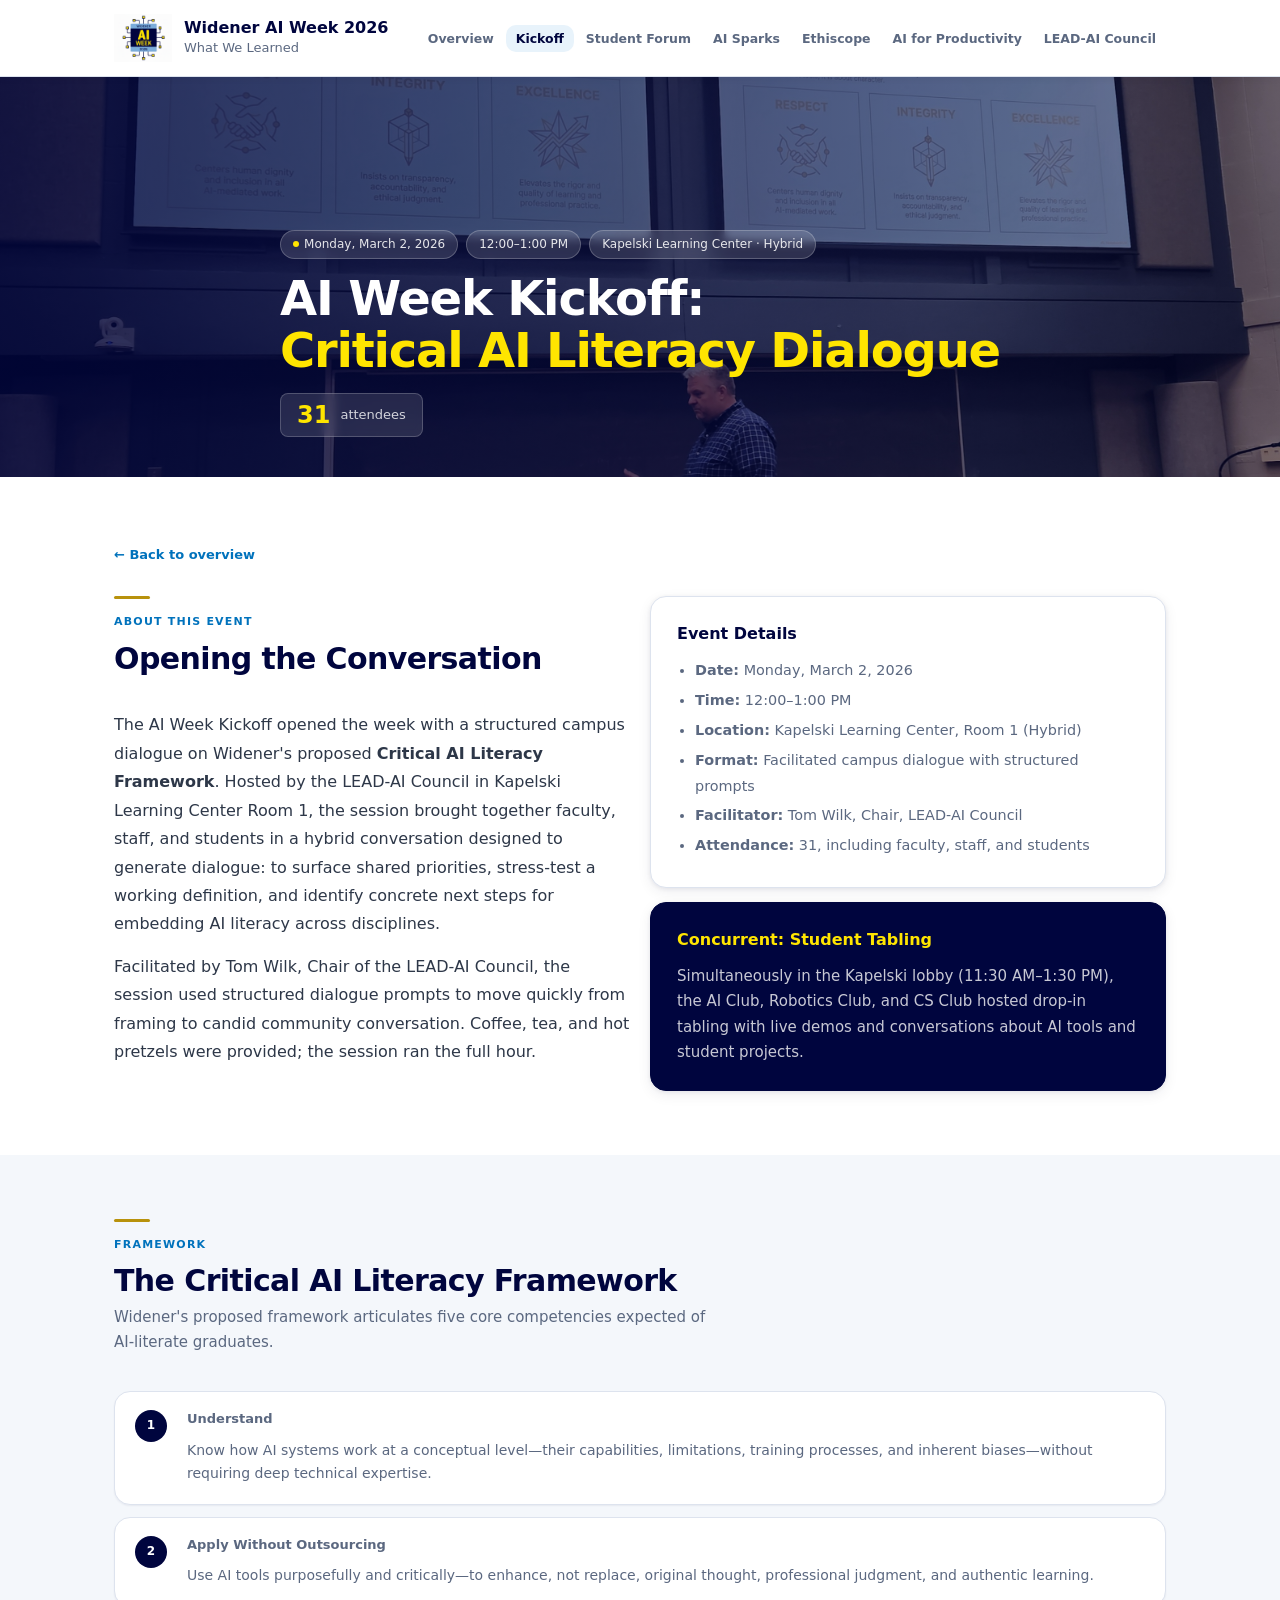
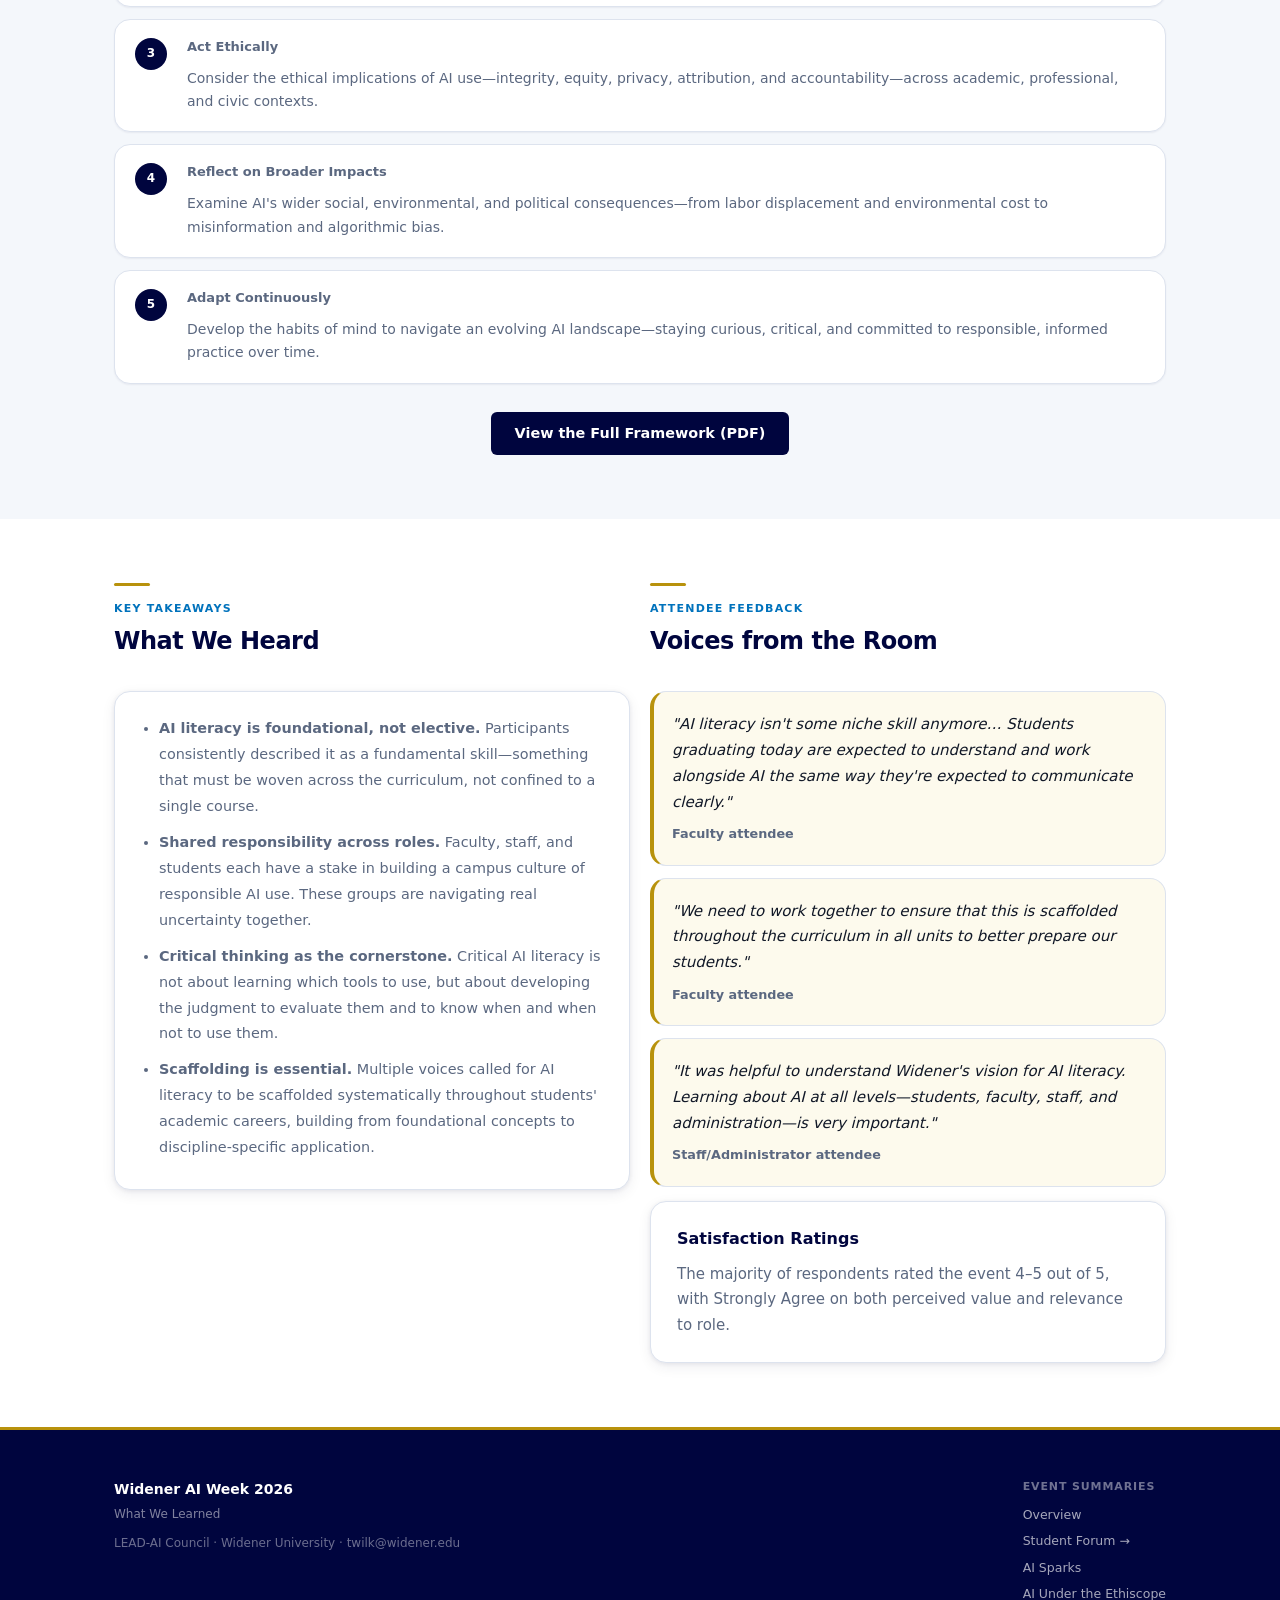
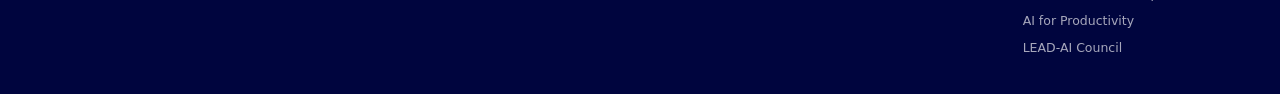
<file: kickoff.html>
<!DOCTYPE html>
<html lang="en">
<head>
  <meta charset="UTF-8"/>
  <meta name="viewport" content="width=device-width, initial-scale=1.0"/>
  <title>AI Week Kickoff: Critical AI Literacy | Widener AI Week 2026</title>
  <link rel="stylesheet" href="style.css"/>
  <link rel="icon" type="image/png" href="images/AIWeek2026Logo.png"/>
</head>
<body>

<header class="site-header">
  <div class="wrap header-inner">
    <a class="logo-link" href="index.html">
      <img src="images/AIWeek2026Logo.png" alt="Widener AI Week 2026"/>
      <div class="logo-text-block">
        <div class="site-title">Widener AI Week 2026</div>
        <div class="site-sub">What We Learned</div>
      </div>
    </a>
    <button class="nav-toggle" aria-label="Toggle navigation" onclick="this.closest('.site-header').querySelector('.site-nav').classList.toggle('open')">&#9776;</button>
    <nav class="site-nav">
      <ul>
        <li><a href="index.html">Overview</a></li>
        <li><a href="kickoff.html" class="active">Kickoff</a></li>
        <li><a href="student-forum.html">Student Forum</a></li>
        <li><a href="ai-sparks.html">AI Sparks</a></li>
        <li><a href="ethiscope.html">Ethiscope</a></li>
        <li><a href="productivity.html">AI for Productivity</a></li>
        <li><a href="lead-ai.html">LEAD-AI Council</a></li>
      </ul>
    </nav>
  </div>
</header>

<!-- HERO -->
<div class="page-hero">
  <img class="page-hero-img" src="photos/kickoff.jpg" alt="AI Week Kickoff"/>
  <div class="page-hero-overlay"></div>
  <div class="page-hero-content">
    <div class="wrap">
      <div class="hero-chips">
        <span class="hero-chip"><span class="dot"></span>Monday, March 2, 2026</span>
        <span class="hero-chip">12:00–1:00 PM</span>
        <span class="hero-chip">Kapelski Learning Center · Hybrid</span>
      </div>
      <h1>AI Week Kickoff:<br/><span class="gold">Critical AI Literacy Dialogue</span></h1>
      <div class="hero-att">
        <span class="num">31</span>
        <span class="label">attendees</span>
      </div>
    </div>
  </div>
</div>

<section>
  <div class="wrap">
    <a class="back-link" href="index.html">← Back to overview</a>
    <div style="height: 28px;"></div>
    <div class="two-col">
      <div>
        <div class="sh">
          <div class="gold-rule"></div>
          <span class="sh-label">About This Event</span>
          <h2>Opening the Conversation</h2>
        </div>
        <p style="font-size: 1rem; line-height: 1.78; color: #2D3748;">
          The AI Week Kickoff opened the week with a structured campus dialogue on Widener's proposed
          <strong>Critical AI Literacy Framework</strong>. Hosted by the LEAD-AI Council in Kapelski
          Learning Center Room 1, the session brought together
          faculty, staff, and students in a hybrid conversation designed to generate dialogue:
          to surface shared priorities, stress-test a working definition, and identify concrete next
          steps for embedding AI literacy across disciplines.
        </p>
        <p style="font-size: 1rem; line-height: 1.78; color: #2D3748; margin-top: 14px;">
          Facilitated by Tom Wilk, Chair of the LEAD-AI Council, the session used structured dialogue
          prompts to move quickly from framing to candid community conversation. Coffee, tea, and hot pretzels
          were provided; the session ran the full hour.
        </p>
      </div>
      <div>
        <div class="panel">
          <h4>Event Details</h4>
          <ul>
            <li><strong>Date:</strong> Monday, March 2, 2026</li>
            <li><strong>Time:</strong> 12:00–1:00 PM</li>
            <li><strong>Location:</strong> Kapelski Learning Center, Room 1 (Hybrid)</li>
            <li><strong>Format:</strong> Facilitated campus dialogue with structured prompts</li>
            <li><strong>Facilitator:</strong> Tom Wilk, Chair, LEAD-AI Council</li>
            <li><strong>Attendance:</strong> 31, including faculty, staff, and students</li>
          </ul>
        </div>
        <div style="margin-top: 14px;" class="panel navy-panel">
          <h4>Concurrent: Student Tabling</h4>
          <p>Simultaneously in the Kapelski lobby (11:30 AM–1:30 PM), the AI Club, Robotics Club, and CS Club
          hosted drop-in tabling with live demos and conversations about AI tools and student projects.</p>
        </div>
      </div>
    </div>
  </div>
</section>

<section class="section-alt">
  <div class="wrap">
    <div class="sh">
      <div class="gold-rule"></div>
      <span class="sh-label">Framework</span>
      <h2>The Critical AI Literacy Framework</h2>
      <p>Widener's proposed framework articulates five core competencies expected of AI-literate graduates.</p>
    </div>
    <div class="theme-list">
      <div class="theme-item">
        <div class="t-num">1</div>
        <div>
          <div class="t-title">Understand</div>
          <div class="t-text">Know how AI systems work at a conceptual level—their capabilities, limitations, training processes, and inherent biases—without requiring deep technical expertise.</div>
        </div>
      </div>
      <div class="theme-item">
        <div class="t-num">2</div>
        <div>
          <div class="t-title">Apply Without Outsourcing</div>
          <div class="t-text">Use AI tools purposefully and critically—to enhance, not replace, original thought, professional judgment, and authentic learning.</div>
        </div>
      </div>
      <div class="theme-item">
        <div class="t-num">3</div>
        <div>
          <div class="t-title">Act Ethically</div>
          <div class="t-text">Consider the ethical implications of AI use—integrity, equity, privacy, attribution, and accountability—across academic, professional, and civic contexts.</div>
        </div>
      </div>
      <div class="theme-item">
        <div class="t-num">4</div>
        <div>
          <div class="t-title">Reflect on Broader Impacts</div>
          <div class="t-text">Examine AI's wider social, environmental, and political consequences—from labor displacement and environmental cost to misinformation and algorithmic bias.</div>
        </div>
      </div>
      <div class="theme-item">
        <div class="t-num">5</div>
        <div>
          <div class="t-title">Adapt Continuously</div>
          <div class="t-text">Develop the habits of mind to navigate an evolving AI landscape—staying curious, critical, and committed to responsible, informed practice over time.</div>
        </div>
      </div>
    </div>
    <div style="margin-top: 28px; text-align: center;">
      <a href="Widener_Critical_AI_Literacy_Framework.pdf" target="_blank" class="btn-primary">View the Full Framework (PDF)</a>
    </div>
  </div>
</section>

<section>
  <div class="wrap">
    <div class="two-col">
      <div>
        <div class="sh">
          <div class="gold-rule"></div>
          <span class="sh-label">Key Takeaways</span>
          <h3>What We Heard</h3>
        </div>
        <div class="panel">
          <ul>
            <li><strong>AI literacy is foundational, not elective.</strong> Participants consistently described it as a fundamental skill—something that must be woven across the curriculum, not confined to a single course.</li>
            <li style="margin-top: 10px;"><strong>Shared responsibility across roles.</strong> Faculty, staff, and students each have a stake in building a campus culture of responsible AI use. These groups are navigating real uncertainty together.</li>
            <li style="margin-top: 10px;"><strong>Critical thinking as the cornerstone.</strong> Critical AI literacy is not about learning which tools to use, but about developing the judgment to evaluate them and to know when and when not to use them.</li>
            <li style="margin-top: 10px;"><strong>Scaffolding is essential.</strong> Multiple voices called for AI literacy to be scaffolded systematically throughout students' academic careers, building from foundational concepts to discipline-specific application.</li>
          </ul>
        </div>
      </div>
      <div>
        <div class="sh">
          <div class="gold-rule"></div>
          <span class="sh-label">Attendee Feedback</span>
          <h3>Voices from the Room</h3>
        </div>
        <div style="display: grid; gap: 12px;">
          <div class="qcard">
            <blockquote>"AI literacy isn't some niche skill anymore… Students graduating today are expected to understand and work alongside AI the same way they're expected to communicate clearly."</blockquote>
            <div class="attr">Faculty attendee</div>
          </div>
          <div class="qcard">
            <blockquote>"We need to work together to ensure that this is scaffolded throughout the curriculum in all units to better prepare our students."</blockquote>
            <div class="attr">Faculty attendee</div>
          </div>
          <div class="qcard">
            <blockquote>"It was helpful to understand Widener's vision for AI literacy. Learning about AI at all levels—students, faculty, staff, and administration—is very important."</blockquote>
            <div class="attr">Staff/Administrator attendee</div>
          </div>
        </div>
        <div style="margin-top: 14px;" class="panel" style="background: var(--bg-alt);">
          <h4>Satisfaction Ratings</h4>
          <p>The majority of respondents rated the event 4–5 out of 5, with Strongly Agree on both perceived value and relevance to role.</p>
        </div>
      </div>
    </div>
  </div>
</section>

<footer class="site-footer">
  <div class="wrap footer-inner">
    <div class="footer-brand">
      <div class="title">Widener AI Week 2026</div>
      <div class="sub">What We Learned</div>
      <div class="footer-fine">LEAD-AI Council · Widener University · twilk@widener.edu</div>
    </div>
    <nav class="footer-nav">
      <strong>Event Summaries</strong>
      <a href="index.html">Overview</a>
      <a href="student-forum.html">Student Forum →</a>
      <a href="ai-sparks.html">AI Sparks</a>
      <a href="ethiscope.html">AI Under the Ethiscope</a>
      <a href="productivity.html">AI for Productivity</a>
      <a href="lead-ai.html">LEAD-AI Council</a>
    </nav>
  </div>
</footer>

</body>
</html>
</file>
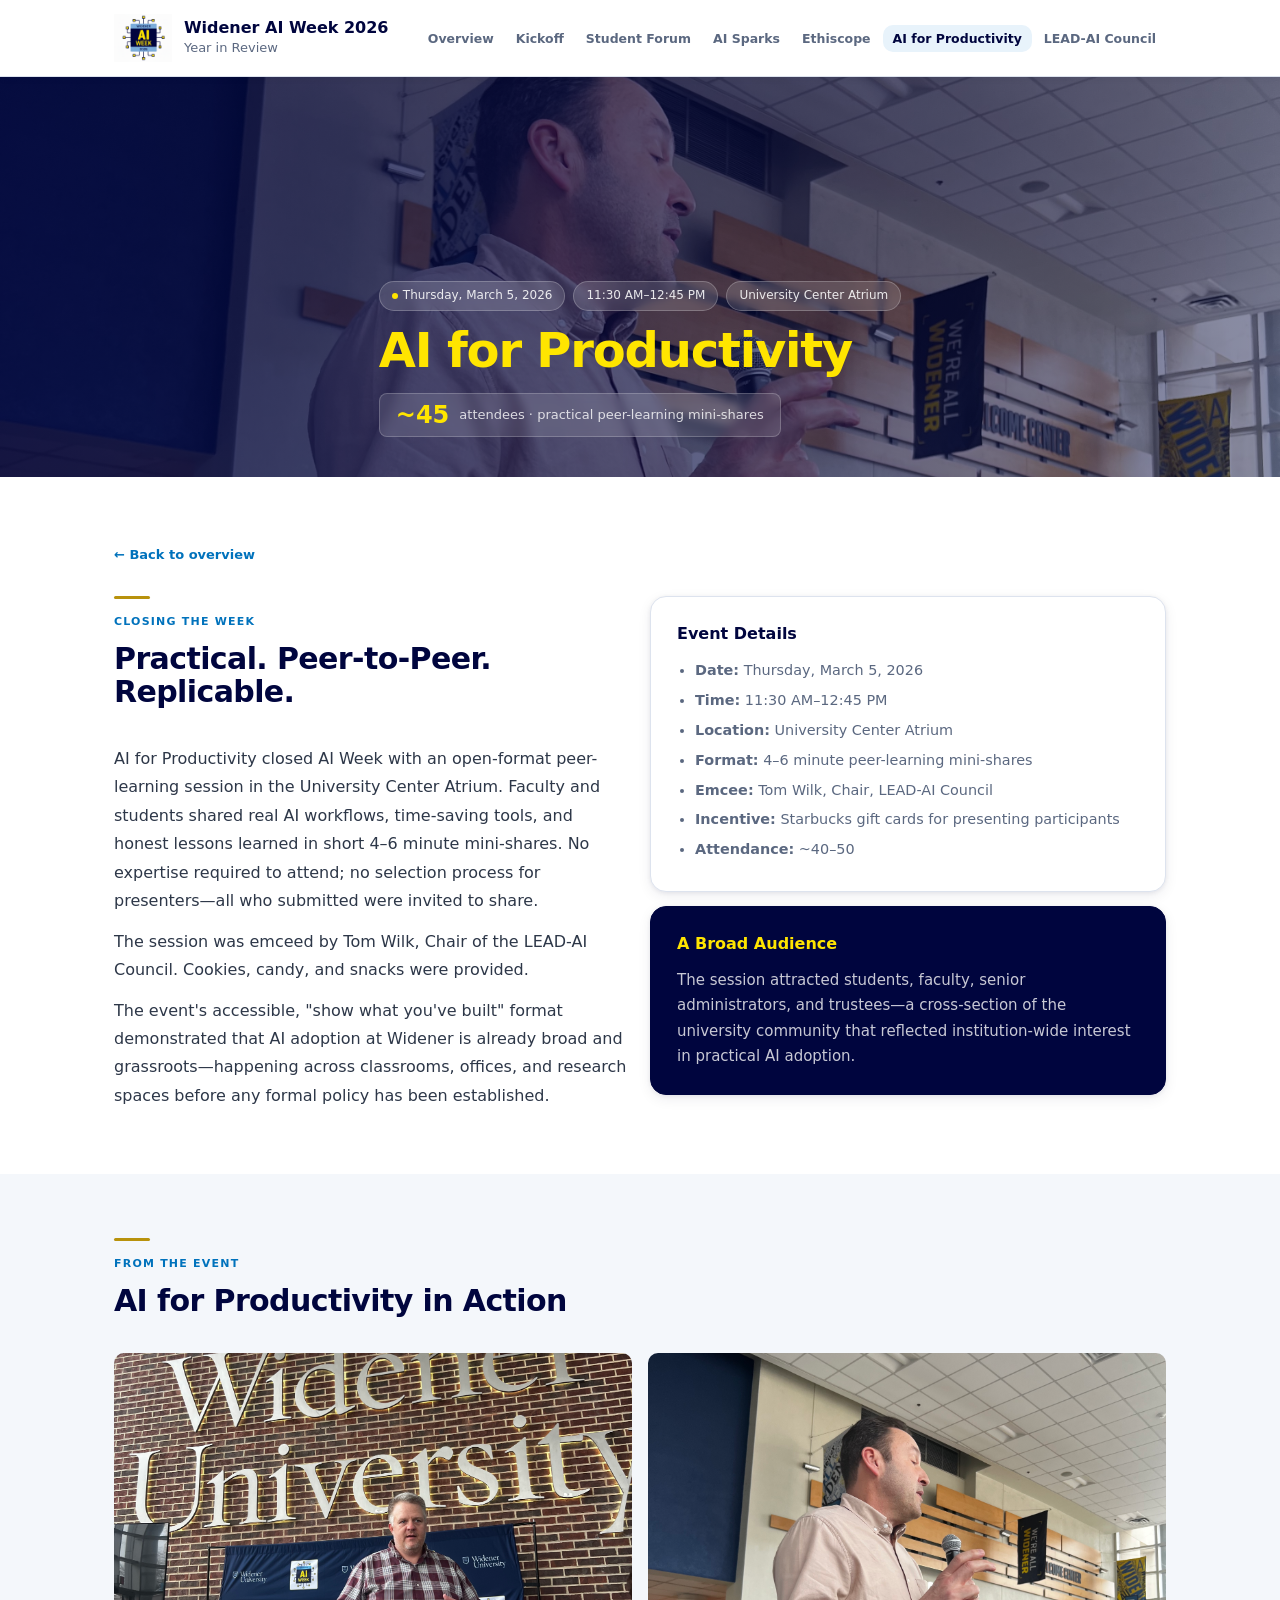
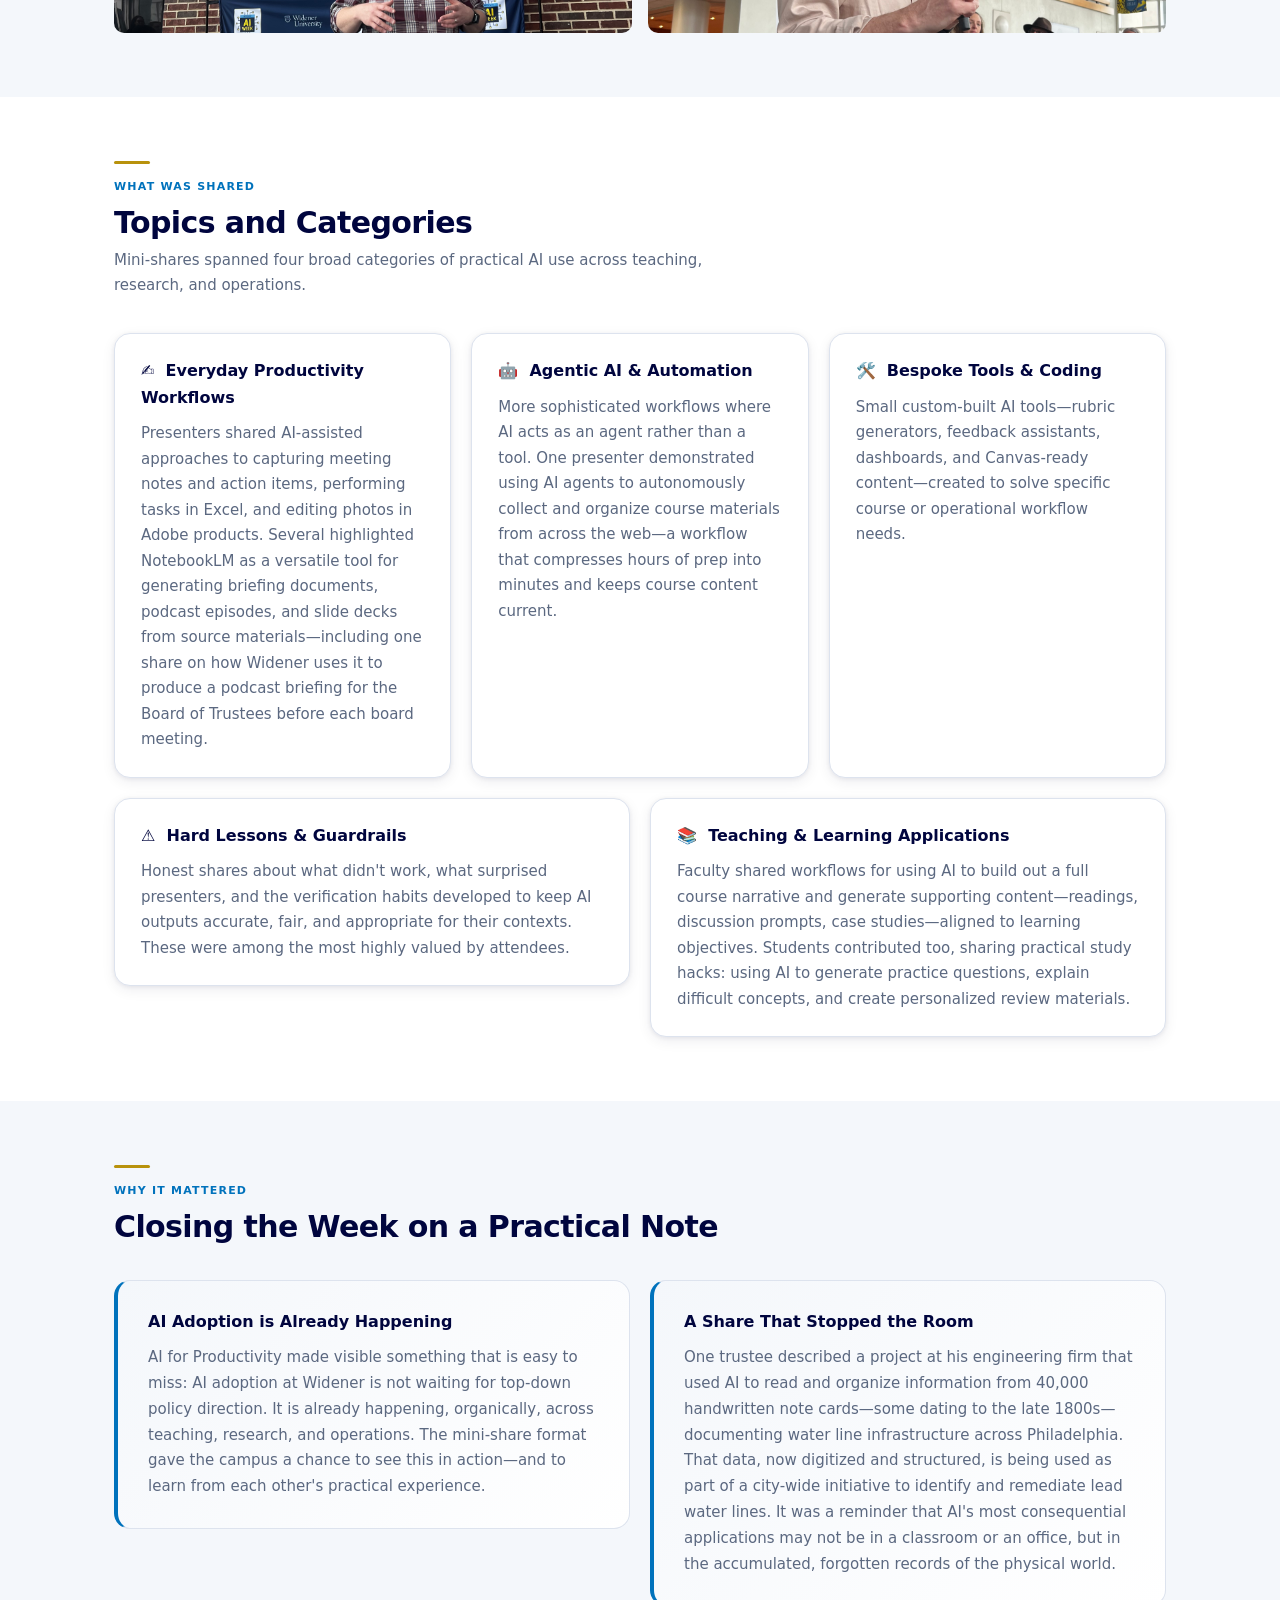
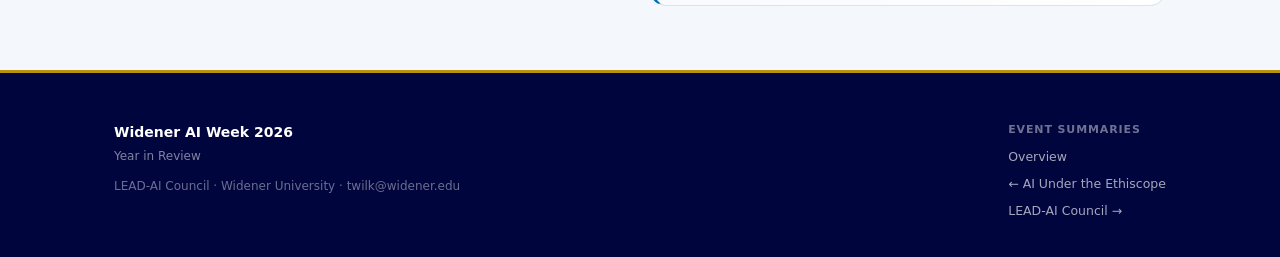
<file: productivity.html>
<!DOCTYPE html>
<html lang="en">
<head>
  <meta charset="UTF-8"/>
  <meta name="viewport" content="width=device-width, initial-scale=1.0"/>
  <title>AI for Productivity | Widener AI Week 2026</title>
  <link rel="stylesheet" href="style.css"/>
  <link rel="icon" type="image/png" href="images/AIWeek2026Logo.png"/>
</head>
<body>

<header class="site-header">
  <div class="wrap header-inner">
    <a class="logo-link" href="index.html">
      <img src="images/AIWeek2026Logo.png" alt="Widener AI Week 2026"/>
      <div class="logo-text-block">
        <div class="site-title">Widener AI Week 2026</div>
        <div class="site-sub">Year in Review</div>
      </div>
    </a>
    <button class="nav-toggle" aria-label="Toggle navigation" onclick="this.closest('.site-header').querySelector('.site-nav').classList.toggle('open')">&#9776;</button>
    <nav class="site-nav">
      <ul>
        <li><a href="index.html">Overview</a></li>
        <li><a href="kickoff.html">Kickoff</a></li>
        <li><a href="student-forum.html">Student Forum</a></li>
        <li><a href="ai-sparks.html">AI Sparks</a></li>
        <li><a href="ethiscope.html">Ethiscope</a></li>
        <li><a href="productivity.html" class="active">AI for Productivity</a></li>
        <li><a href="lead-ai.html">LEAD-AI Council</a></li>
      </ul>
    </nav>
  </div>
</header>

<!-- HERO -->
<div class="page-hero">
  <img class="page-hero-img" src="photos/productivity-2.jpg" alt="AI for Productivity"/>
  <div class="page-hero-overlay"></div>
  <div class="page-hero-content">
    <div class="wrap">
      <div class="hero-chips">
        <span class="hero-chip"><span class="dot"></span>Thursday, March 5, 2026</span>
        <span class="hero-chip">11:30 AM–12:45 PM</span>
        <span class="hero-chip">University Center Atrium</span>
      </div>
      <h1><span class="gold">AI for Productivity</span></h1>
      <div class="hero-att">
        <span class="num">~45</span>
        <span class="label">attendees · practical peer-learning mini-shares</span>
      </div>
    </div>
  </div>
</div>

<!-- ABOUT -->
<section>
  <div class="wrap">
    <a class="back-link" href="index.html">← Back to overview</a>
    <div style="height: 28px;"></div>
    <div class="two-col">
      <div>
        <div class="sh">
          <div class="gold-rule"></div>
          <span class="sh-label">Closing the Week</span>
          <h2>Practical. Peer-to-Peer. Replicable.</h2>
        </div>
        <p style="font-size: 1rem; line-height: 1.78; color: #2D3748;">
          AI for Productivity closed AI Week with an open-format peer-learning session in the
          University Center Atrium. Faculty and students shared real AI workflows, time-saving
          tools, and honest lessons learned in short 4–6 minute mini-shares. No expertise required
          to attend; no selection process for presenters—all who submitted were invited to share.
        </p>
        <p style="font-size: 1rem; line-height: 1.78; color: #2D3748; margin-top: 12px;">
          The session was emceed by Tom Wilk, Chair of the LEAD-AI Council. Cookies, candy,
          and snacks were provided.
        </p>
        <p style="font-size: 1rem; line-height: 1.78; color: #2D3748; margin-top: 12px;">
          The event's accessible, "show what you've built" format demonstrated that AI adoption
          at Widener is already broad and grassroots—happening across classrooms, offices, and
          research spaces before any formal policy has been established.
        </p>
      </div>
      <div>
        <div class="panel">
          <h4>Event Details</h4>
          <ul>
            <li><strong>Date:</strong> Thursday, March 5, 2026</li>
            <li><strong>Time:</strong> 11:30 AM–12:45 PM</li>
            <li><strong>Location:</strong> University Center Atrium</li>
            <li><strong>Format:</strong> 4–6 minute peer-learning mini-shares</li>
            <li><strong>Emcee:</strong> Tom Wilk, Chair, LEAD-AI Council</li>
            <li><strong>Incentive:</strong> Starbucks gift cards for presenting participants</li>

            <li><strong>Attendance:</strong> ~40–50</li>
          </ul>
        </div>
        <div style="margin-top: 14px;" class="panel navy-panel">
          <h4>A Broad Audience</h4>
          <p>The session attracted students, faculty, senior administrators, and trustees—a cross-section of the university community that reflected institution-wide interest in practical AI adoption.</p>
        </div>
      </div>
    </div>
  </div>
</section>

<!-- PHOTOS -->
<section class="section-alt">
  <div class="wrap">
    <div class="sh">
      <div class="gold-rule"></div>
      <span class="sh-label">From the Event</span>
      <h2>AI for Productivity in Action</h2>
    </div>
    <div style="display: grid; grid-template-columns: 1fr 1fr; gap: 16px;">
      <img src="photos/productivity.jpg" alt="AI for Productivity" style="border-radius: var(--radius); height: 280px; width: 100%; object-fit: cover;"/>
      <img src="photos/productivity-2.jpg" alt="AI for Productivity" style="border-radius: var(--radius); height: 280px; width: 100%; object-fit: cover; object-position: center 20%;"/>
    </div>
  </div>
</section>

<!-- CATEGORIES -->
<section>
  <div class="wrap">
    <div class="sh">
      <div class="gold-rule"></div>
      <span class="sh-label">What Was Shared</span>
      <h2>Topics and Categories</h2>
      <p>Mini-shares spanned four broad categories of practical AI use across teaching, research, and operations.</p>
    </div>
    <div class="three-col" style="margin-bottom: 20px;">
      <div class="panel">
        <h4>✍️ &nbsp;Everyday Productivity Workflows</h4>
        <p>Presenters shared AI-assisted approaches to capturing meeting notes and action items, performing tasks in Excel, and editing photos in Adobe products. Several highlighted NotebookLM as a versatile tool for generating briefing documents, podcast episodes, and slide decks from source materials—including one share on how Widener uses it to produce a podcast briefing for the Board of Trustees before each board meeting.</p>
      </div>
      <div class="panel">
        <h4>🤖 &nbsp;Agentic AI &amp; Automation</h4>
        <p>More sophisticated workflows where AI acts as an agent rather than a tool. One presenter demonstrated using AI agents to autonomously collect and organize course materials from across the web—a workflow that compresses hours of prep into minutes and keeps course content current.</p>
      </div>
      <div class="panel">
        <h4>🛠️ &nbsp;Bespoke Tools &amp; Coding</h4>
        <p>Small custom-built AI tools—rubric generators, feedback assistants, dashboards, and Canvas-ready content—created to solve specific course or operational workflow needs.</p>
      </div>
    </div>
    <div class="two-col">
      <div class="panel">
        <h4>⚠️ &nbsp;Hard Lessons &amp; Guardrails</h4>
        <p>Honest shares about what didn't work, what surprised presenters, and the verification habits developed to keep AI outputs accurate, fair, and appropriate for their contexts. These were among the most highly valued by attendees.</p>
      </div>
      <div class="panel">
        <h4>📚 &nbsp;Teaching &amp; Learning Applications</h4>
        <p>Faculty shared workflows for using AI to build out a full course narrative and generate supporting content—readings, discussion prompts, case studies—aligned to learning objectives. Students contributed too, sharing practical study hacks: using AI to generate practice questions, explain difficult concepts, and create personalized review materials.</p>
      </div>
    </div>
  </div>
</section>

<!-- SIGNIFICANCE -->
<section class="section-alt">
  <div class="wrap">
    <div class="sh">
      <div class="gold-rule"></div>
      <span class="sh-label">Why It Mattered</span>
      <h2>Closing the Week on a Practical Note</h2>
    </div>
    <div class="two-col">
      <div class="callout">
        <h4>AI Adoption is Already Happening</h4>
        <p>AI for Productivity made visible something that is easy to miss: AI adoption at Widener is not waiting for top-down policy direction. It is already happening, organically, across teaching, research, and operations. The mini-share format gave the campus a chance to see this in action—and to learn from each other's practical experience.</p>
      </div>
      <div class="callout">
        <h4>A Share That Stopped the Room</h4>
        <p>One trustee described a project at his engineering firm that used AI to read and organize information from 40,000 handwritten note cards—some dating to the late 1800s—documenting water line infrastructure across Philadelphia. That data, now digitized and structured, is being used as part of a city-wide initiative to identify and remediate lead water lines. It was a reminder that AI's most consequential applications may not be in a classroom or an office, but in the accumulated, forgotten records of the physical world.</p>
      </div>
    </div>
  </div>
</section>

<footer class="site-footer">
  <div class="wrap footer-inner">
    <div class="footer-brand">
      <div class="title">Widener AI Week 2026</div>
      <div class="sub">Year in Review</div>
      <div class="footer-fine">LEAD-AI Council · Widener University · twilk@widener.edu</div>
    </div>
    <nav class="footer-nav">
      <strong>Event Summaries</strong>
      <a href="index.html">Overview</a>
      <a href="ethiscope.html">← AI Under the Ethiscope</a>
      <a href="lead-ai.html">LEAD-AI Council →</a>
    </nav>
  </div>
</footer>

</body>
</html>
</file>
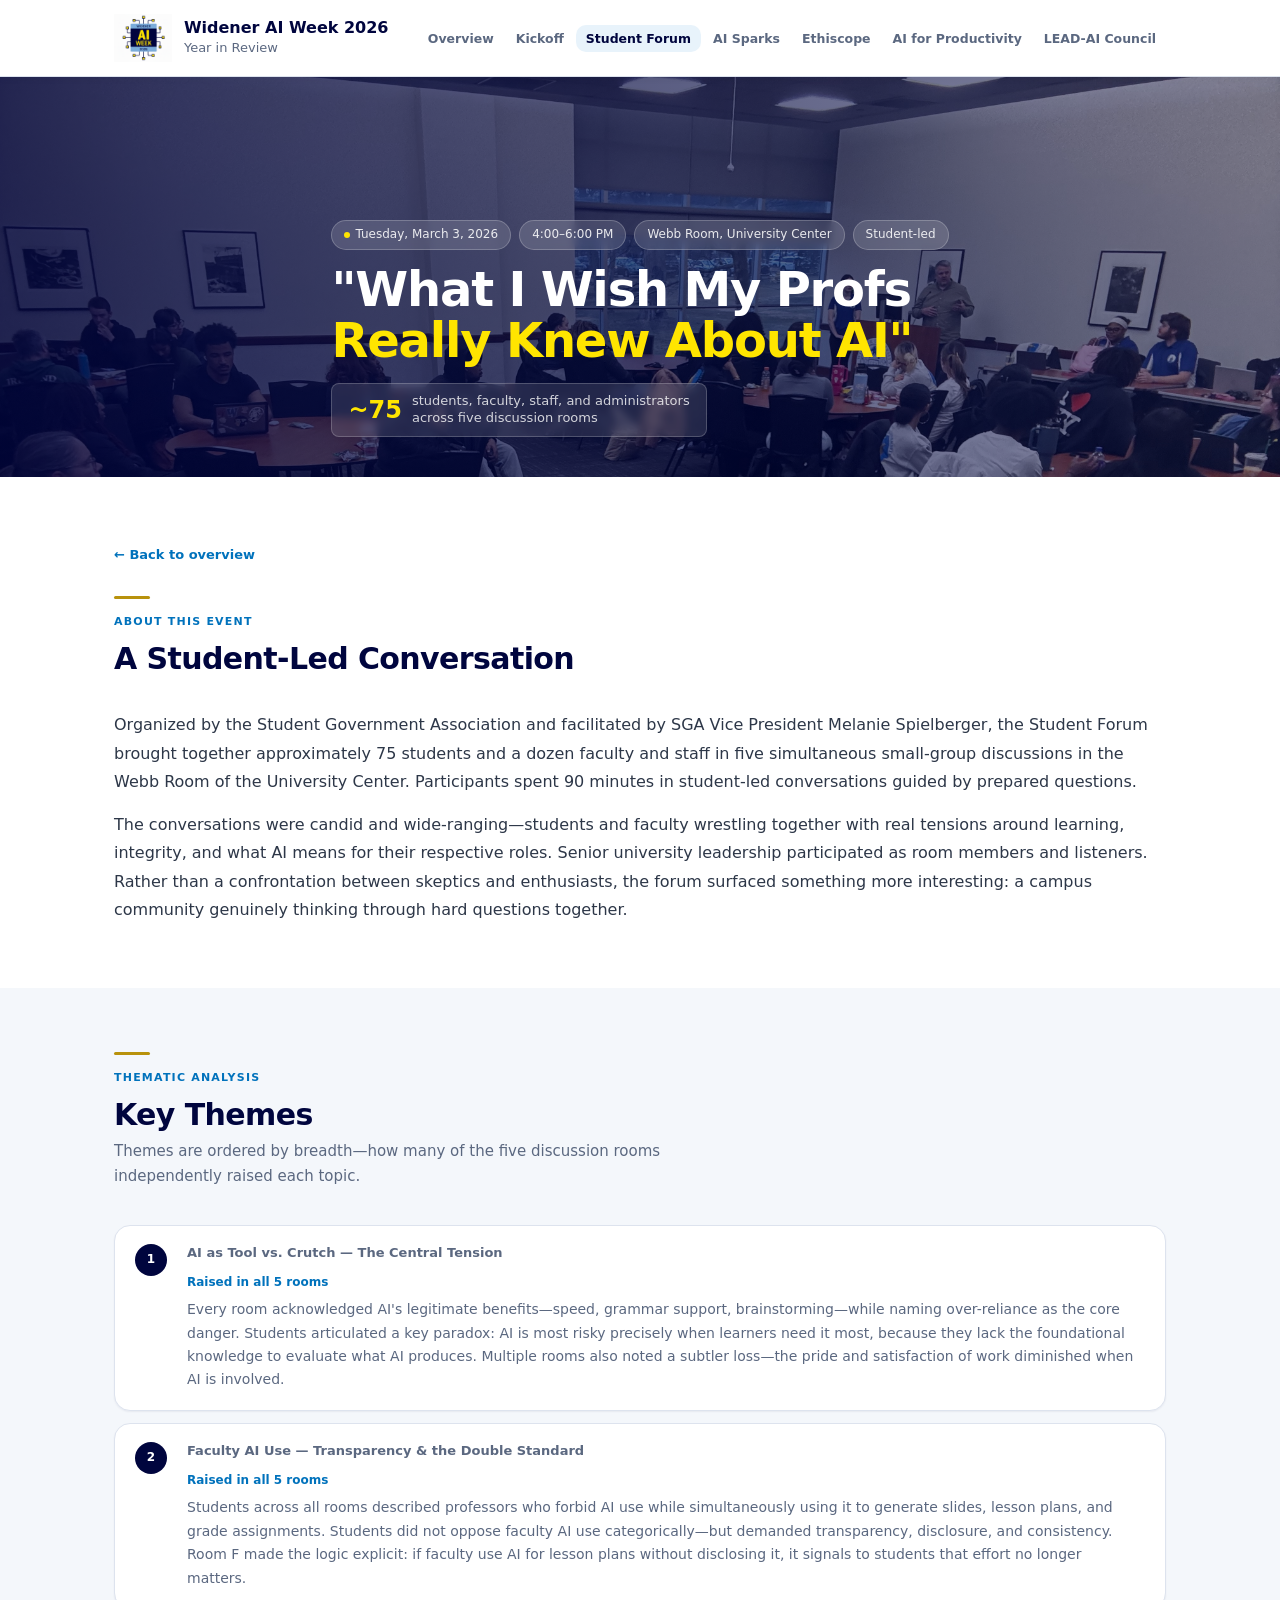
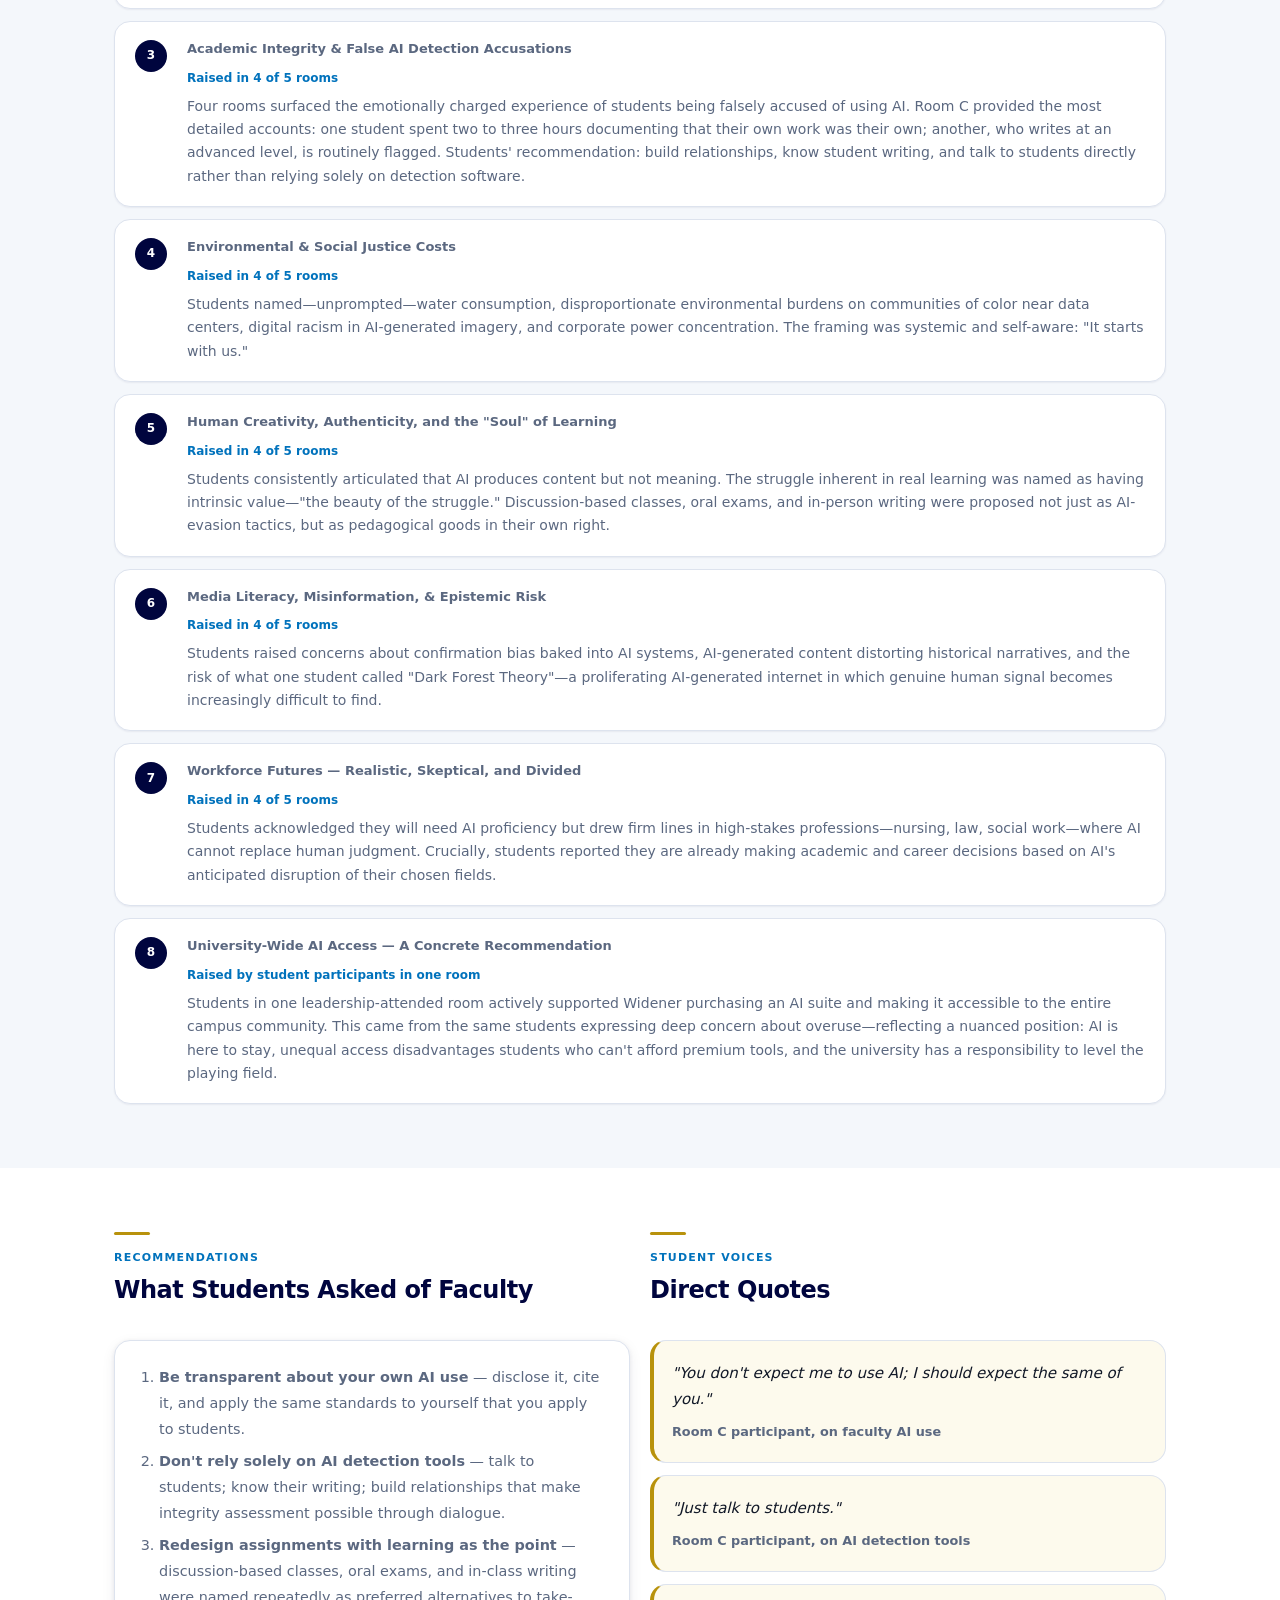
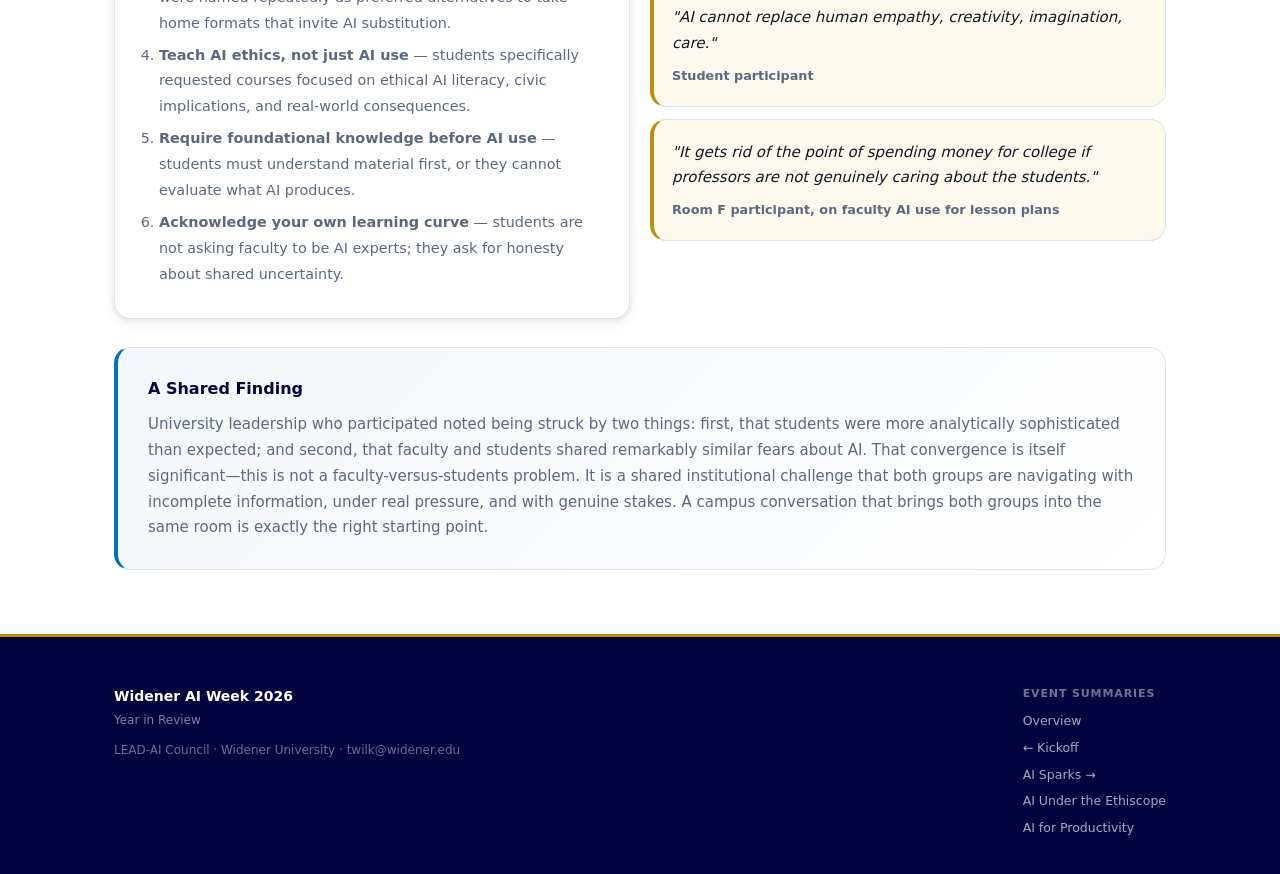
<file: student-forum.html>
<!DOCTYPE html>
<html lang="en">
<head>
  <meta charset="UTF-8"/>
  <meta name="viewport" content="width=device-width, initial-scale=1.0"/>
  <title>Student Forum | Widener AI Week 2026</title>
  <link rel="stylesheet" href="style.css"/>
  <link rel="icon" type="image/png" href="images/AIWeek2026Logo.png"/>
</head>
<body>

<header class="site-header">
  <div class="wrap header-inner">
    <a class="logo-link" href="index.html">
      <img src="images/AIWeek2026Logo.png" alt="Widener AI Week 2026"/>
      <div class="logo-text-block">
        <div class="site-title">Widener AI Week 2026</div>
        <div class="site-sub">Year in Review</div>
      </div>
    </a>
    <button class="nav-toggle" aria-label="Toggle navigation" onclick="this.closest('.site-header').querySelector('.site-nav').classList.toggle('open')">&#9776;</button>
    <nav class="site-nav">
      <ul>
        <li><a href="index.html">Overview</a></li>
        <li><a href="kickoff.html">Kickoff</a></li>
        <li><a href="student-forum.html" class="active">Student Forum</a></li>
        <li><a href="ai-sparks.html">AI Sparks</a></li>
        <li><a href="ethiscope.html">Ethiscope</a></li>
        <li><a href="productivity.html">AI for Productivity</a></li>
        <li><a href="lead-ai.html">LEAD-AI Council</a></li>
      </ul>
    </nav>
  </div>
</header>

<!-- HERO -->
<div class="page-hero">
  <img class="page-hero-img" src="photos/forum-hero.jpg" alt="Student Forum" style="object-position: center top;"/>
  <div class="page-hero-overlay"></div>
  <div class="page-hero-content">
    <div class="wrap">
      <div class="hero-chips">
        <span class="hero-chip"><span class="dot"></span>Tuesday, March 3, 2026</span>
        <span class="hero-chip">4:00–6:00 PM</span>
        <span class="hero-chip">Webb Room, University Center</span>
        <span class="hero-chip">Student-led</span>
      </div>
      <h1>"What I Wish My Profs<br/><span class="gold">Really Knew About AI"</span></h1>
      <div class="hero-att">
        <span class="num">~75</span>
        <span class="label">students, faculty, staff, and administrators<br/>across five discussion rooms</span>
      </div>
    </div>
  </div>
</div>

<!-- ABOUT -->
<section>
  <div class="wrap">
    <a class="back-link" href="index.html">← Back to overview</a>
    <div style="height: 28px;"></div>
    <div class="sh">
      <div class="gold-rule"></div>
      <span class="sh-label">About This Event</span>
      <h2>A Student-Led Conversation</h2>
    </div>
    <p style="font-size: 1rem; line-height: 1.78; color: #2D3748;">
      Organized by the Student Government Association and facilitated by SGA Vice President
      Melanie Spielberger, the Student Forum brought together approximately 75 students and a
      dozen faculty and staff in five simultaneous small-group discussions in the Webb Room of
      the University Center. Participants spent 90 minutes in student-led conversations guided
      by prepared questions.
    </p>
    <p style="font-size: 1rem; line-height: 1.78; color: #2D3748; margin-top: 14px;">
      The conversations were candid and wide-ranging—students and faculty wrestling together
      with real tensions around learning, integrity, and what AI means for their respective
      roles. Senior university leadership participated as room members and listeners. Rather
      than a confrontation between skeptics and enthusiasts, the forum surfaced something more
      interesting: a campus community genuinely thinking through hard questions together.
    </p>
  </div>
</section>

<!-- THEMES -->
<section class="section-alt">
  <div class="wrap">
    <div class="sh">
      <div class="gold-rule"></div>
      <span class="sh-label">Thematic Analysis</span>
      <h2>Key Themes</h2>
      <p>Themes are ordered by breadth—how many of the five discussion rooms independently raised each topic.</p>
    </div>
    <div class="theme-list">
      <div class="theme-item">
        <div class="t-num">1</div>
        <div>
          <div class="t-title">AI as Tool vs. Crutch — The Central Tension</div>
          <div class="t-breadth">Raised in all 5 rooms</div>
          <div class="t-text">Every room acknowledged AI's legitimate benefits—speed, grammar support, brainstorming—while naming over-reliance as the core danger. Students articulated a key paradox: AI is most risky precisely when learners need it most, because they lack the foundational knowledge to evaluate what AI produces. Multiple rooms also noted a subtler loss—the pride and satisfaction of work diminished when AI is involved.</div>
        </div>
      </div>
      <div class="theme-item">
        <div class="t-num">2</div>
        <div>
          <div class="t-title">Faculty AI Use — Transparency &amp; the Double Standard</div>
          <div class="t-breadth">Raised in all 5 rooms</div>
          <div class="t-text">Students across all rooms described professors who forbid AI use while simultaneously using it to generate slides, lesson plans, and grade assignments. Students did not oppose faculty AI use categorically—but demanded transparency, disclosure, and consistency. Room F made the logic explicit: if faculty use AI for lesson plans without disclosing it, it signals to students that effort no longer matters.</div>
        </div>
      </div>
      <div class="theme-item">
        <div class="t-num">3</div>
        <div>
          <div class="t-title">Academic Integrity &amp; False AI Detection Accusations</div>
          <div class="t-breadth">Raised in 4 of 5 rooms</div>
          <div class="t-text">Four rooms surfaced the emotionally charged experience of students being falsely accused of using AI. Room C provided the most detailed accounts: one student spent two to three hours documenting that their own work was their own; another, who writes at an advanced level, is routinely flagged. Students' recommendation: build relationships, know student writing, and talk to students directly rather than relying solely on detection software.</div>
        </div>
      </div>
      <div class="theme-item">
        <div class="t-num">4</div>
        <div>
          <div class="t-title">Environmental &amp; Social Justice Costs</div>
          <div class="t-breadth">Raised in 4 of 5 rooms</div>
          <div class="t-text">Students named—unprompted—water consumption, disproportionate environmental burdens on communities of color near data centers, digital racism in AI-generated imagery, and corporate power concentration. The framing was systemic and self-aware: "It starts with us."</div>
        </div>
      </div>
      <div class="theme-item">
        <div class="t-num">5</div>
        <div>
          <div class="t-title">Human Creativity, Authenticity, and the "Soul" of Learning</div>
          <div class="t-breadth">Raised in 4 of 5 rooms</div>
          <div class="t-text">Students consistently articulated that AI produces content but not meaning. The struggle inherent in real learning was named as having intrinsic value—"the beauty of the struggle." Discussion-based classes, oral exams, and in-person writing were proposed not just as AI-evasion tactics, but as pedagogical goods in their own right.</div>
        </div>
      </div>
      <div class="theme-item">
        <div class="t-num">6</div>
        <div>
          <div class="t-title">Media Literacy, Misinformation, &amp; Epistemic Risk</div>
          <div class="t-breadth">Raised in 4 of 5 rooms</div>
          <div class="t-text">Students raised concerns about confirmation bias baked into AI systems, AI-generated content distorting historical narratives, and the risk of what one student called "Dark Forest Theory"—a proliferating AI-generated internet in which genuine human signal becomes increasingly difficult to find.</div>
        </div>
      </div>
      <div class="theme-item">
        <div class="t-num">7</div>
        <div>
          <div class="t-title">Workforce Futures — Realistic, Skeptical, and Divided</div>
          <div class="t-breadth">Raised in 4 of 5 rooms</div>
          <div class="t-text">Students acknowledged they will need AI proficiency but drew firm lines in high-stakes professions—nursing, law, social work—where AI cannot replace human judgment. Crucially, students reported they are already making academic and career decisions based on AI's anticipated disruption of their chosen fields.</div>
        </div>
      </div>
      <div class="theme-item">
        <div class="t-num">8</div>
        <div>
          <div class="t-title">University-Wide AI Access — A Concrete Recommendation</div>
          <div class="t-breadth">Raised by student participants in one room</div>
          <div class="t-text">Students in one leadership-attended room actively supported Widener purchasing an AI suite and making it accessible to the entire campus community. This came from the same students expressing deep concern about overuse—reflecting a nuanced position: AI is here to stay, unequal access disadvantages students who can't afford premium tools, and the university has a responsibility to level the playing field.</div>
        </div>
      </div>
    </div>
  </div>
</section>

<!-- STUDENT REQUESTS + QUOTES -->
<section>
  <div class="wrap">
    <div class="two-col">
      <div>
        <div class="sh">
          <div class="gold-rule"></div>
          <span class="sh-label">Recommendations</span>
          <h3>What Students Asked of Faculty</h3>
        </div>
        <div class="panel">
          <ol>
            <li><strong>Be transparent about your own AI use</strong> — disclose it, cite it, and apply the same standards to yourself that you apply to students.</li>
            <li><strong>Don't rely solely on AI detection tools</strong> — talk to students; know their writing; build relationships that make integrity assessment possible through dialogue.</li>
            <li><strong>Redesign assignments with learning as the point</strong> — discussion-based classes, oral exams, and in-class writing were named repeatedly as preferred alternatives to take-home formats that invite AI substitution.</li>
            <li><strong>Teach AI ethics, not just AI use</strong> — students specifically requested courses focused on ethical AI literacy, civic implications, and real-world consequences.</li>
            <li><strong>Require foundational knowledge before AI use</strong> — students must understand material first, or they cannot evaluate what AI produces.</li>
            <li><strong>Acknowledge your own learning curve</strong> — students are not asking faculty to be AI experts; they ask for honesty about shared uncertainty.</li>
          </ol>
        </div>
      </div>
      <div>
        <div class="sh">
          <div class="gold-rule"></div>
          <span class="sh-label">Student Voices</span>
          <h3>Direct Quotes</h3>
        </div>
        <div style="display: grid; gap: 12px;">
          <div class="qcard">
            <blockquote>"You don't expect me to use AI; I should expect the same of you."</blockquote>
            <div class="attr">Room C participant, on faculty AI use</div>
          </div>
          <div class="qcard">
            <blockquote>"Just talk to students."</blockquote>
            <div class="attr">Room C participant, on AI detection tools</div>
          </div>
          <div class="qcard">
            <blockquote>"AI cannot replace human empathy, creativity, imagination, care."</blockquote>
            <div class="attr">Student participant</div>
          </div>
          <div class="qcard">
            <blockquote>"It gets rid of the point of spending money for college if professors are not genuinely caring about the students."</blockquote>
            <div class="attr">Room F participant, on faculty AI use for lesson plans</div>
          </div>
        </div>
      </div>
    </div>

    <div style="margin-top: 28px;" class="callout">
      <h4>A Shared Finding</h4>
      <p>University leadership who participated noted being struck by two things: first, that students were more analytically sophisticated than expected; and second, that faculty and students shared remarkably similar fears about AI. That convergence is itself significant—this is not a faculty-versus-students problem. It is a shared institutional challenge that both groups are navigating with incomplete information, under real pressure, and with genuine stakes. A campus conversation that brings both groups into the same room is exactly the right starting point.</p>
    </div>
  </div>
</section>

<footer class="site-footer">
  <div class="wrap footer-inner">
    <div class="footer-brand">
      <div class="title">Widener AI Week 2026</div>
      <div class="sub">Year in Review</div>
      <div class="footer-fine">LEAD-AI Council · Widener University · twilk@widener.edu</div>
    </div>
    <nav class="footer-nav">
      <strong>Event Summaries</strong>
      <a href="index.html">Overview</a>
      <a href="kickoff.html">← Kickoff</a>
      <a href="ai-sparks.html">AI Sparks →</a>
      <a href="ethiscope.html">AI Under the Ethiscope</a>
      <a href="productivity.html">AI for Productivity</a>
    </nav>
  </div>
</footer>

</body>
</html>
</file>
<file: style.css>
/* ============================================================
   Widener AI Week 2026 — Year in Review
   Shared stylesheet
   ============================================================ */

:root {
  --navy:      #00053E;
  --blue:      #0072BC;
  --blue-light:#E8F3FB;
  --gold:      #B8920C;
  --gold-pale: #FDFAED;
  --text:      #111827;
  --muted:     #5B6880;
  --border:    #DDE3EE;
  --bg:        #FFFFFF;
  --bg-alt:    #F4F7FB;
  --bg-navy:   #00053E;
  --radius:    10px;
  --radius-lg: 16px;
  --shadow-xs: 0 1px 2px rgba(0,5,62,.06);
  --shadow-sm: 0 1px 4px rgba(0,5,62,.07), 0 4px 14px rgba(0,5,62,.07);
  --shadow:    0 2px 8px rgba(0,5,62,.08), 0 10px 28px rgba(0,5,62,.10);
  --sans:      ui-sans-serif, system-ui, -apple-system, "Segoe UI", Roboto,
               Helvetica, Arial, sans-serif;
}

/* === RESET === */
*, *::before, *::after { box-sizing: border-box; margin: 0; padding: 0; }
html { font-size: 16px; -webkit-text-size-adjust: 100%; scroll-behavior: smooth; }
body { font-family: var(--sans); color: var(--text); background: var(--bg); line-height: 1.65; }
img { display: block; max-width: 100%; }
a { color: inherit; text-decoration: none; }

/* === LAYOUT === */
.wrap { max-width: 1100px; margin: 0 auto; padding: 0 24px; }
section { padding: 64px 0; }
.section-alt { background: var(--bg-alt); }

/* === SECTION HEADERS === */
.sh { margin-bottom: 36px; }
.sh-label {
  display: block;
  font-size: 11px; font-weight: 700;
  letter-spacing: .11em; text-transform: uppercase;
  color: var(--blue); margin-bottom: 10px;
}
.sh h2, .sh h3 {
  font-size: 1.875rem; font-weight: 800;
  letter-spacing: -.02em; color: var(--navy);
  line-height: 1.12; margin-bottom: 8px;
}
.sh h3 { font-size: 1.5rem; }
.sh p { font-size: .9375rem; color: var(--muted); max-width: 64ch; }
.gold-rule { width: 36px; height: 3px; background: var(--gold); border-radius: 2px; margin-bottom: 14px; }

/* === SITE HEADER === */
.site-header {
  position: sticky; top: 0; z-index: 200;
  background: white;
  border-bottom: 1px solid var(--border);
  box-shadow: 0 1px 8px rgba(0,5,62,.06);
}
.header-inner {
  display: flex; align-items: center;
  justify-content: space-between; gap: 20px;
  height: 76px;
}
.logo-link { display: flex; align-items: center; gap: 12px; flex-shrink: 1; min-width: 0; }
.logo-link img { height: 48px; width: auto; }
.logo-text-block { min-width: 0; }

.nav-toggle {
  display: none;
  background: none; border: 1px solid var(--border); border-radius: var(--radius);
  cursor: pointer; padding: 6px 10px; color: var(--navy);
  font-size: 1.25rem; line-height: 1; flex-shrink: 0;
}

.logo-text-block .site-title { font-size: 16px; font-weight: 800; color: var(--navy); line-height: 1.2; }
.logo-text-block .site-sub { font-size: 13px; color: var(--muted); }

.site-nav ul { list-style: none; display: flex; gap: 2px; flex-wrap: wrap; }
.site-nav a {
  font-size: 12.5px; font-weight: 600; color: var(--muted);
  padding: 6px 10px; border-radius: var(--radius);
  transition: color .15s, background .15s;
  white-space: nowrap;
}
.site-nav a:hover { color: var(--navy); background: var(--bg-alt); }
.site-nav a.active { color: var(--navy); background: var(--blue-light); }

/* === INDEX HERO === */
.index-hero {
  background: var(--navy);
  padding: 56px 0 60px;
  position: relative;
  overflow: hidden;
}
.index-hero::before {
  content: '';
  position: absolute; inset: 0;
  background: radial-gradient(900px 500px at 80% 50%, rgba(0,114,188,.22), transparent 70%);
  pointer-events: none;
}
.index-hero-inner {
  display: grid;
  grid-template-columns: 1fr auto;
  gap: 32px; align-items: center;
  position: relative;
}
.index-hero-logo { height: 200px; width: auto; opacity: .92; }
.hero-eyebrow-label {
  display: inline-block;
  font-size: 11px; font-weight: 700; letter-spacing: .12em;
  text-transform: uppercase; color: rgba(255,255,255,.55);
  margin-bottom: 12px;
}
.index-hero h1 {
  font-size: clamp(2rem, 4.2vw, 3.25rem);
  font-weight: 900; color: white;
  letter-spacing: -.03em; line-height: 1.05;
  margin-bottom: 14px;
}
.index-hero h1 .gold { color: #FFE500; }
.index-hero .lead {
  font-size: 1.0625rem; color: rgba(255,255,255,.72);
  max-width: 58ch; line-height: 1.7;
}

/* === PAGE HERO (event pages) === */
.page-hero {
  position: relative; height: 400px; overflow: hidden;
  background: var(--navy);
}
.page-hero-img {
  position: absolute; inset: 0;
  width: 100%; height: 100%;
  object-fit: cover; object-position: center 30%;
}
.page-hero-overlay {
  position: absolute; inset: 0;
  background: linear-gradient(
    to right,
    rgba(0,5,62,.82) 0%,
    rgba(0,5,62,.65) 50%,
    rgba(0,5,62,.45) 100%
  );
}
.page-hero-content {
  position: absolute; inset: 0;
  display: flex; flex-direction: column;
  justify-content: flex-end;
  padding-bottom: 40px;
}
.hero-chips { display: flex; gap: 8px; flex-wrap: wrap; margin-bottom: 14px; }
.hero-chip {
  display: inline-flex; align-items: center; gap: 5px;
  padding: 4px 12px; border-radius: 999px;
  background: rgba(255,255,255,.14);
  border: 1px solid rgba(255,255,255,.22);
  font-size: 12px; color: rgba(255,255,255,.88);
  backdrop-filter: blur(4px);
}
.hero-chip .dot { width: 6px; height: 6px; border-radius: 50%; background: #FFE500; flex-shrink: 0; }
.page-hero h1 {
  font-size: clamp(1.875rem, 3.8vw, 3rem);
  font-weight: 900; color: white;
  letter-spacing: -.025em; line-height: 1.08;
  max-width: 22ch;
}
.page-hero h1 .gold { color: #FFE500; }
.hero-att {
  margin-top: 16px;
  display: inline-flex; align-items: center; gap: 10px;
  padding: 9px 16px; border-radius: 8px;
  background: rgba(255,255,255,.12);
  border: 1px solid rgba(255,255,255,.20);
  backdrop-filter: blur(4px);
}
.hero-att .num { font-size: 1.5rem; font-weight: 900; color: #FFE500; line-height: 1; }
.hero-att .label { font-size: .8125rem; color: rgba(255,255,255,.80); line-height: 1.3; }

/* === STAT STRIP === */
.stat-strip { display: grid; grid-template-columns: repeat(4,1fr); gap: 16px; }
.stat-box {
  padding: 22px 24px;
  border-radius: var(--radius-lg);
  border: 1px solid var(--border);
  background: white;
  box-shadow: var(--shadow-sm);
}
.stat-box .num { font-size: 2.375rem; font-weight: 900; color: var(--navy); line-height: 1; }
.stat-box .num.blue { color: var(--blue); }
.stat-box .lbl { font-size: .8125rem; color: var(--muted); margin-top: 6px; line-height: 1.45; }

/* === EVENT CARDS (landing) === */
.events-grid { display: grid; grid-template-columns: repeat(3,1fr); gap: 20px; }
.event-card {
  border-radius: var(--radius-lg); border: 1px solid var(--border);
  background: white; overflow: hidden;
  box-shadow: var(--shadow-sm);
  display: flex; flex-direction: column;
  transition: box-shadow .2s, transform .18s;
}
.event-card:hover { box-shadow: var(--shadow); transform: translateY(-3px); }
.event-card-img { height: 180px; overflow: hidden; flex-shrink: 0; }
.event-card-img img { width: 100%; height: 100%; object-fit: cover; transition: transform .4s; }
.event-card:hover .event-card-img img { transform: scale(1.04); }
.event-card-body { padding: 18px 20px; flex: 1; display: flex; flex-direction: column; }
.ev-date { font-size: 11px; font-weight: 700; letter-spacing: .08em; text-transform: uppercase; color: var(--blue); margin-bottom: 6px; }
.event-card-body h3 { font-size: 1rem; font-weight: 700; color: var(--navy); margin-bottom: 8px; line-height: 1.3; }
.event-card-body p { font-size: .875rem; color: var(--muted); line-height: 1.6; flex: 1; }
.ev-att { margin-top: 12px; font-size: .8125rem; font-weight: 700; color: var(--navy); }
.event-card-cta {
  padding: 11px 20px; border-top: 1px solid var(--border);
  background: var(--bg-alt);
  font-size: .8125rem; font-weight: 700; color: var(--blue);
}

/* === CONTENT PANELS === */
.two-col { display: grid; grid-template-columns: 1fr 1fr; gap: 20px; align-items: start; }
.three-col { display: grid; grid-template-columns: repeat(3,1fr); gap: 20px; }
.panel {
  padding: 24px 26px; border-radius: var(--radius-lg);
  border: 1px solid var(--border); background: white;
  box-shadow: var(--shadow-sm);
}
.panel h4 { font-size: 1rem; font-weight: 700; color: var(--navy); margin-bottom: 10px; }
.panel p { font-size: .9375rem; color: var(--muted); line-height: 1.7; }
.panel ul { padding-left: 18px; font-size: .9rem; color: var(--muted); line-height: 1.8; }
.panel li { margin-bottom: 4px; }
.panel ol { padding-left: 18px; font-size: .9rem; color: var(--muted); line-height: 1.8; }
.panel ol li { margin-bottom: 6px; }
.navy-panel { background: var(--navy); border-color: var(--navy); }
.navy-panel h4 { color: #FFE500; }
.navy-panel p, .navy-panel ul, .navy-panel li { color: rgba(255,255,255,.78); }

/* === QUOTE CARDS === */
.quotes-grid { display: grid; grid-template-columns: repeat(2,1fr); gap: 16px; }
.qcard {
  padding: 20px 22px 20px 18px;
  border-radius: var(--radius-lg);
  border: 1px solid var(--border);
  border-left: 4px solid var(--gold);
  background: var(--gold-pale);
}
.qcard blockquote { font-size: .9375rem; line-height: 1.72; font-style: italic; color: var(--text); }
.qcard .attr { margin-top: 8px; font-size: .8rem; color: var(--muted); font-style: normal; font-weight: 600; }

/* === THEME LIST (Student Forum) === */
.theme-list { display: grid; gap: 12px; }
.theme-item {
  display: grid; grid-template-columns: 36px 1fr; gap: 16px;
  padding: 18px 20px; border-radius: var(--radius-lg);
  border: 1px solid var(--border); background: white;
  box-shadow: var(--shadow-xs); align-items: flex-start;
}
.t-num {
  width: 32px; height: 32px; border-radius: 50%; flex-shrink: 0;
  background: var(--navy); color: white;
  display: flex; align-items: center; justify-content: center;
  font-size: .75rem; font-weight: 800;
}
.t-title { font-size: .9375rem; font-weight: 700; color: var(--navy); margin-bottom: 3px; }
.t-breadth { font-size: .75rem; font-weight: 700; color: var(--blue); margin-bottom: 6px; }
.t-text { font-size: .875rem; color: var(--muted); line-height: 1.67; }

/* === SPEAKER CARDS (AI Sparks) === */
.speaker-list { display: grid; gap: 18px; }
.spk-card {
  display: grid; grid-template-columns: 130px 1fr; gap: 22px;
  padding: 26px; border-radius: var(--radius-lg);
  border: 1px solid var(--border); background: white;
  box-shadow: var(--shadow-sm); align-items: flex-start;
}
.spk-left { text-align: center; }
.spk-talk-num {
  font-size: 10px; font-weight: 800; letter-spacing: .12em;
  text-transform: uppercase; color: var(--blue); margin-bottom: 8px;
}
.spk-photo {
  width: 100px; height: 100px; border-radius: 50%;
  object-fit: cover; border: 3px solid var(--border);
  margin: 0 auto 10px; display: block; background: var(--bg-alt);
}
.spk-photo-placeholder {
  width: 100px; height: 100px; border-radius: 50%;
  background: var(--bg-alt); border: 3px solid var(--border);
  margin: 0 auto 10px; display: flex; align-items: center;
  justify-content: center; font-size: 2rem;
}
.spk-name { font-size: .9375rem; font-weight: 800; color: var(--navy); line-height: 1.2; margin-bottom: 3px; }
.spk-role { font-size: .75rem; color: var(--muted); line-height: 1.4; }
.spk-title { font-size: 1.125rem; font-weight: 800; color: var(--navy); line-height: 1.2; margin-bottom: 10px; }
.spk-title em { color: var(--blue); font-style: normal; }
.spk-body p { font-size: .9375rem; color: var(--muted); line-height: 1.72; margin-bottom: 0; }
.key-msg {
  margin-top: 14px; padding: 11px 14px; border-radius: 8px;
  background: var(--gold-pale); border: 1px solid rgba(184,146,12,.20);
  font-size: .875rem; font-style: italic; color: #5C440A; line-height: 1.55;
}
.key-msg strong { font-style: normal; color: #4A3500; }

/* === POSTER CARDS (Ethiscope) === */
.poster-grid { display: grid; grid-template-columns: repeat(3,1fr); gap: 20px; }
.poster-card {
  border-radius: var(--radius-lg); border: 1px solid var(--border);
  background: white; overflow: hidden;
  box-shadow: var(--shadow-sm); display: flex; flex-direction: column;
}
.poster-thumb { height: 200px; overflow: hidden; flex-shrink: 0; background: var(--bg-alt); }
.poster-thumb img { width: 100%; height: 100%; object-fit: cover; object-position: top center; }
.poster-body { padding: 16px 18px; flex: 1; }
.p-num { font-size: 10px; font-weight: 800; letter-spacing: .1em; text-transform: uppercase; color: var(--blue); margin-bottom: 4px; }
.poster-body h4 { font-size: .9375rem; font-weight: 700; color: var(--navy); line-height: 1.28; margin-bottom: 5px; }
.p-authors { font-size: .8rem; color: var(--muted); font-style: italic; margin-bottom: 8px; }
.poster-body p { font-size: .8125rem; color: var(--muted); line-height: 1.62; margin-bottom: 8px; }
.p-question {
  font-size: .8rem; color: #4A5568; line-height: 1.5;
  padding: 8px 10px; border-radius: 6px;
  background: var(--bg-alt); border-left: 3px solid var(--gold);
  font-style: italic;
}
.p-docs { margin-top: 10px; font-size: .775rem; }
.p-docs a { color: var(--blue); text-decoration: none; font-weight: 600; }
.p-docs a:hover { text-decoration: underline; }
.p-docs span { color: var(--muted); margin: 0 5px; }

/* === TEAM CARDS (LEAD-AI) === */
.team-grid { display: grid; grid-template-columns: repeat(4,1fr); gap: 20px; }
.team-card {
  border-radius: var(--radius-lg); border: 1px solid var(--border);
  background: white; padding: 28px 20px 22px;
  text-align: center; box-shadow: var(--shadow-sm);
  transition: box-shadow .2s, transform .18s;
}
.team-card:hover { box-shadow: var(--shadow); transform: translateY(-3px); }
.team-photo {
  width: 104px; height: 104px; border-radius: 50%;
  object-fit: cover; object-position: center top;
  border: 3px solid var(--border);
  margin: 0 auto 14px; display: block;
}
.t-name { font-size: 1rem; font-weight: 800; color: var(--navy); margin-bottom: 5px; line-height: 1.2; }
.t-title { font-size: .8125rem; color: var(--muted); line-height: 1.45; margin-bottom: 10px; }
.t-link { font-size: .8125rem; font-weight: 700; color: var(--blue); }
.t-link:hover { text-decoration: underline; }

/* === BACK LINK === */
.btn-primary {
  display: inline-block;
  padding: 10px 24px;
  background: var(--navy);
  color: #fff;
  font-size: .9rem;
  font-weight: 700;
  border-radius: 6px;
  text-decoration: none;
  transition: background .15s;
}
.btn-primary:hover { background: #000a6b; color: #fff; }

.back-link {
  display: inline-flex; align-items: center; gap: 6px;
  font-size: .8125rem; font-weight: 700; color: var(--blue);
  padding-bottom: 2px; border-bottom: 1px solid transparent;
  transition: border-color .15s;
}
.back-link:hover { border-bottom-color: var(--blue); }

/* === CALLOUT BOX === */
.callout {
  padding: 28px 30px; border-radius: var(--radius-lg);
  border: 1px solid var(--border);
  background: linear-gradient(135deg, var(--bg-alt) 0%, white 100%);
  border-left: 4px solid var(--blue);
}
.callout h4 { font-size: 1rem; color: var(--navy); margin-bottom: 10px; }
.callout p { font-size: .9375rem; color: var(--muted); line-height: 1.72; }

/* === PHOTO GRID === */
.photo-row { display: grid; grid-template-columns: 1fr 1fr; gap: 12px; margin-top: 8px; }
.photo-row img { border-radius: var(--radius); object-fit: cover; height: 220px; width: 100%; }

/* === FOOTER === */
.site-footer {
  background: var(--navy); color: white;
  padding: 48px 0 36px;
  border-top: 3px solid var(--gold);
}
.footer-inner { display: flex; justify-content: space-between; gap: 28px; flex-wrap: wrap; align-items: flex-start; }
.footer-brand .title { font-size: 14px; font-weight: 800; margin-bottom: 3px; }
.footer-brand .sub { font-size: 12px; color: rgba(255,255,255,.50); }
.footer-fine { color: rgba(255,255,255,.42); font-size: 12px; margin-top: 10px; line-height: 1.6; }
.footer-nav { display: flex; flex-direction: column; gap: 6px; }
.footer-nav strong { font-size: 11px; color: rgba(255,255,255,.44); letter-spacing: .08em; text-transform: uppercase; margin-bottom: 2px; display: block; }
.footer-nav a { font-size: 12.5px; color: rgba(255,255,255,.65); transition: color .15s; }
.footer-nav a:hover { color: white; }

/* === RESPONSIVE === */
@media (max-width: 920px) {
  .stat-strip { grid-template-columns: repeat(2,1fr); }
  .events-grid { grid-template-columns: 1fr 1fr; }
  .poster-grid { grid-template-columns: 1fr 1fr; }
  .team-grid { grid-template-columns: repeat(2,1fr); }
  .two-col { grid-template-columns: 1fr; }
  .three-col { grid-template-columns: 1fr 1fr; }
  .spk-card { grid-template-columns: 1fr; }
  .spk-left { display: flex; align-items: center; gap: 14px; text-align: left; }
  .spk-photo, .spk-photo-placeholder { margin: 0; width: 72px; height: 72px; }
  .index-hero-inner { grid-template-columns: 1fr; }
  .index-hero-logo { display: none; }
  .page-hero { height: 340px; }
}
@media (max-width: 640px) {
  section { padding: 44px 0; }
  .events-grid { grid-template-columns: 1fr; }
  .poster-grid { grid-template-columns: 1fr; }
  .three-col { grid-template-columns: 1fr; }
  .quotes-grid { grid-template-columns: 1fr; }
  .nav-toggle { display: block; }
  .header-inner { flex-wrap: wrap; height: auto; min-height: 62px; padding: 0 0 0 0; align-items: center; }
  .site-nav {
    display: none;
    width: 100%;
    border-top: 1px solid var(--border);
    padding: 8px 0 12px;
  }
  .site-nav.open { display: block; }
  .site-nav ul { flex-direction: column; gap: 0; }
  .site-nav a { display: block; padding: 10px 16px; font-size: 14px; border-radius: 0; white-space: normal; }
}
@media (prefers-reduced-motion: reduce) {
  *, *::before, *::after { transition: none !important; animation: none !important; }
  html { scroll-behavior: auto; }
}
</file>
